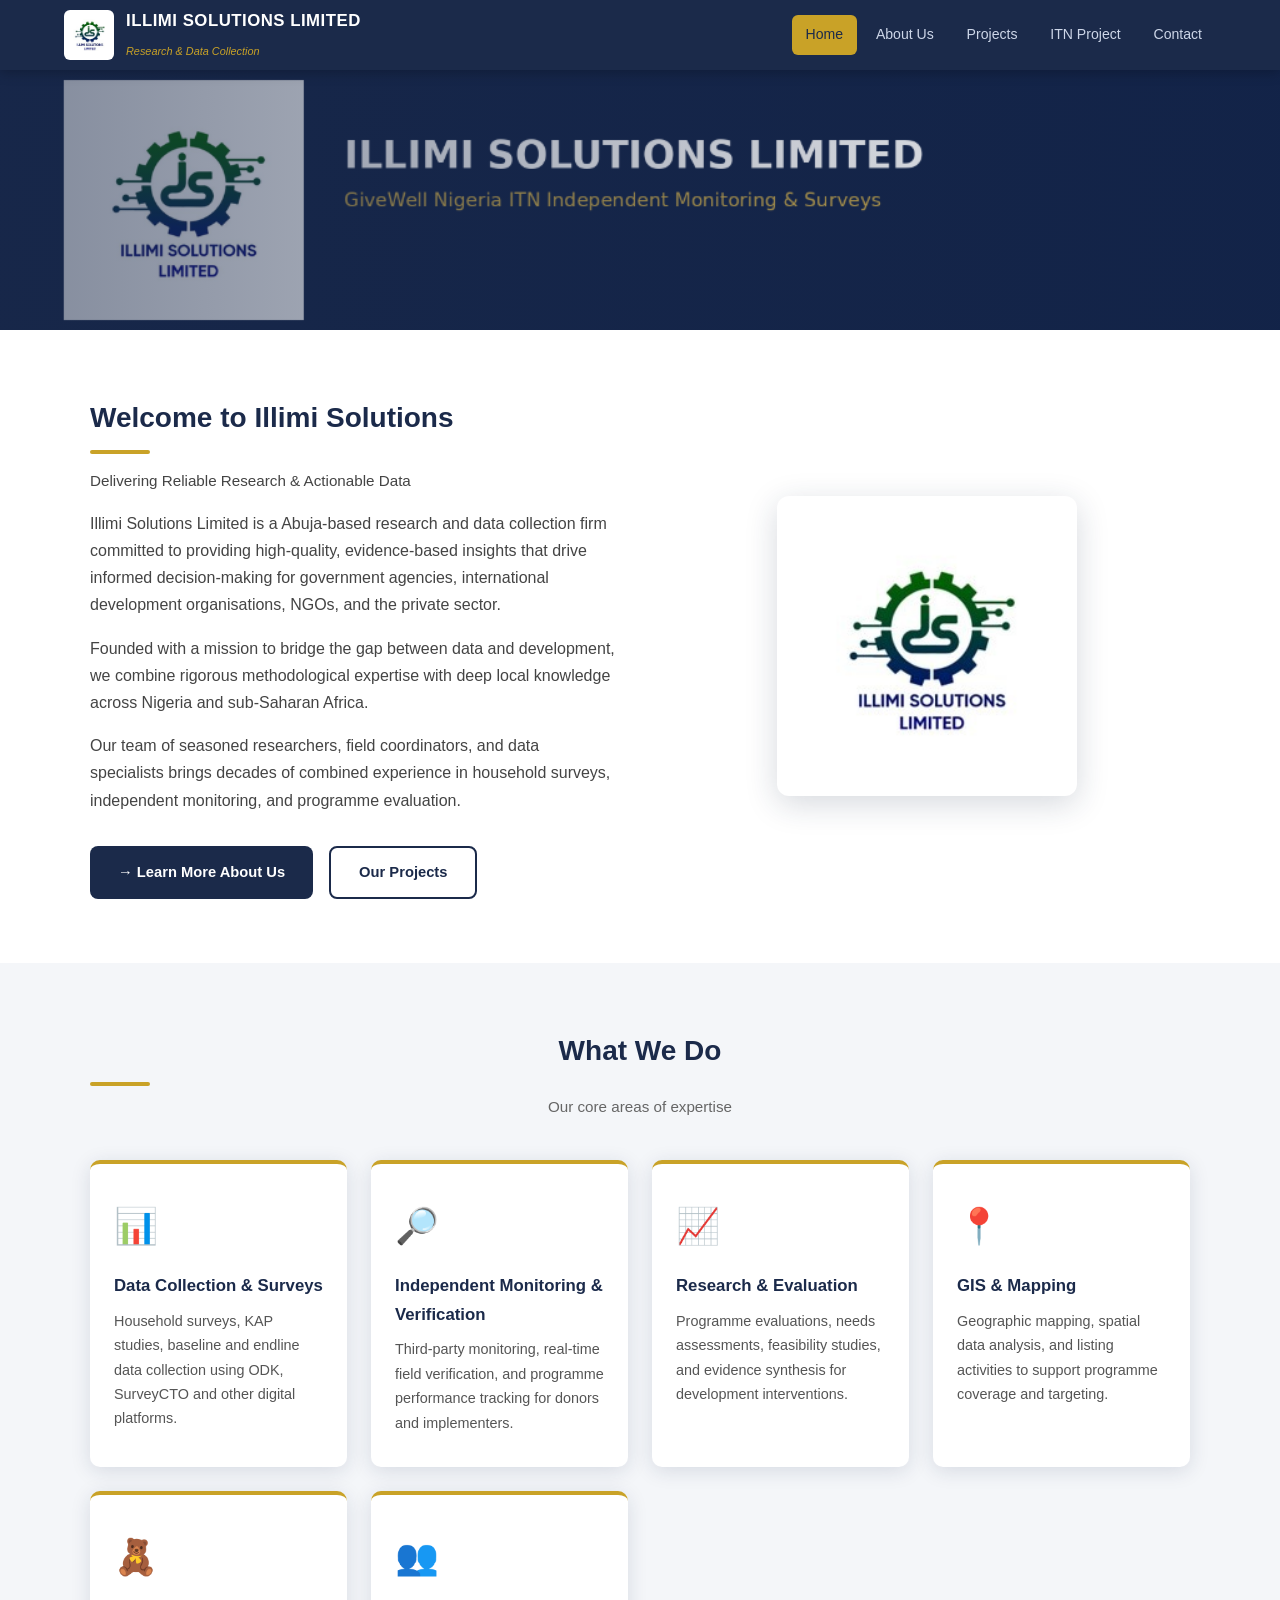
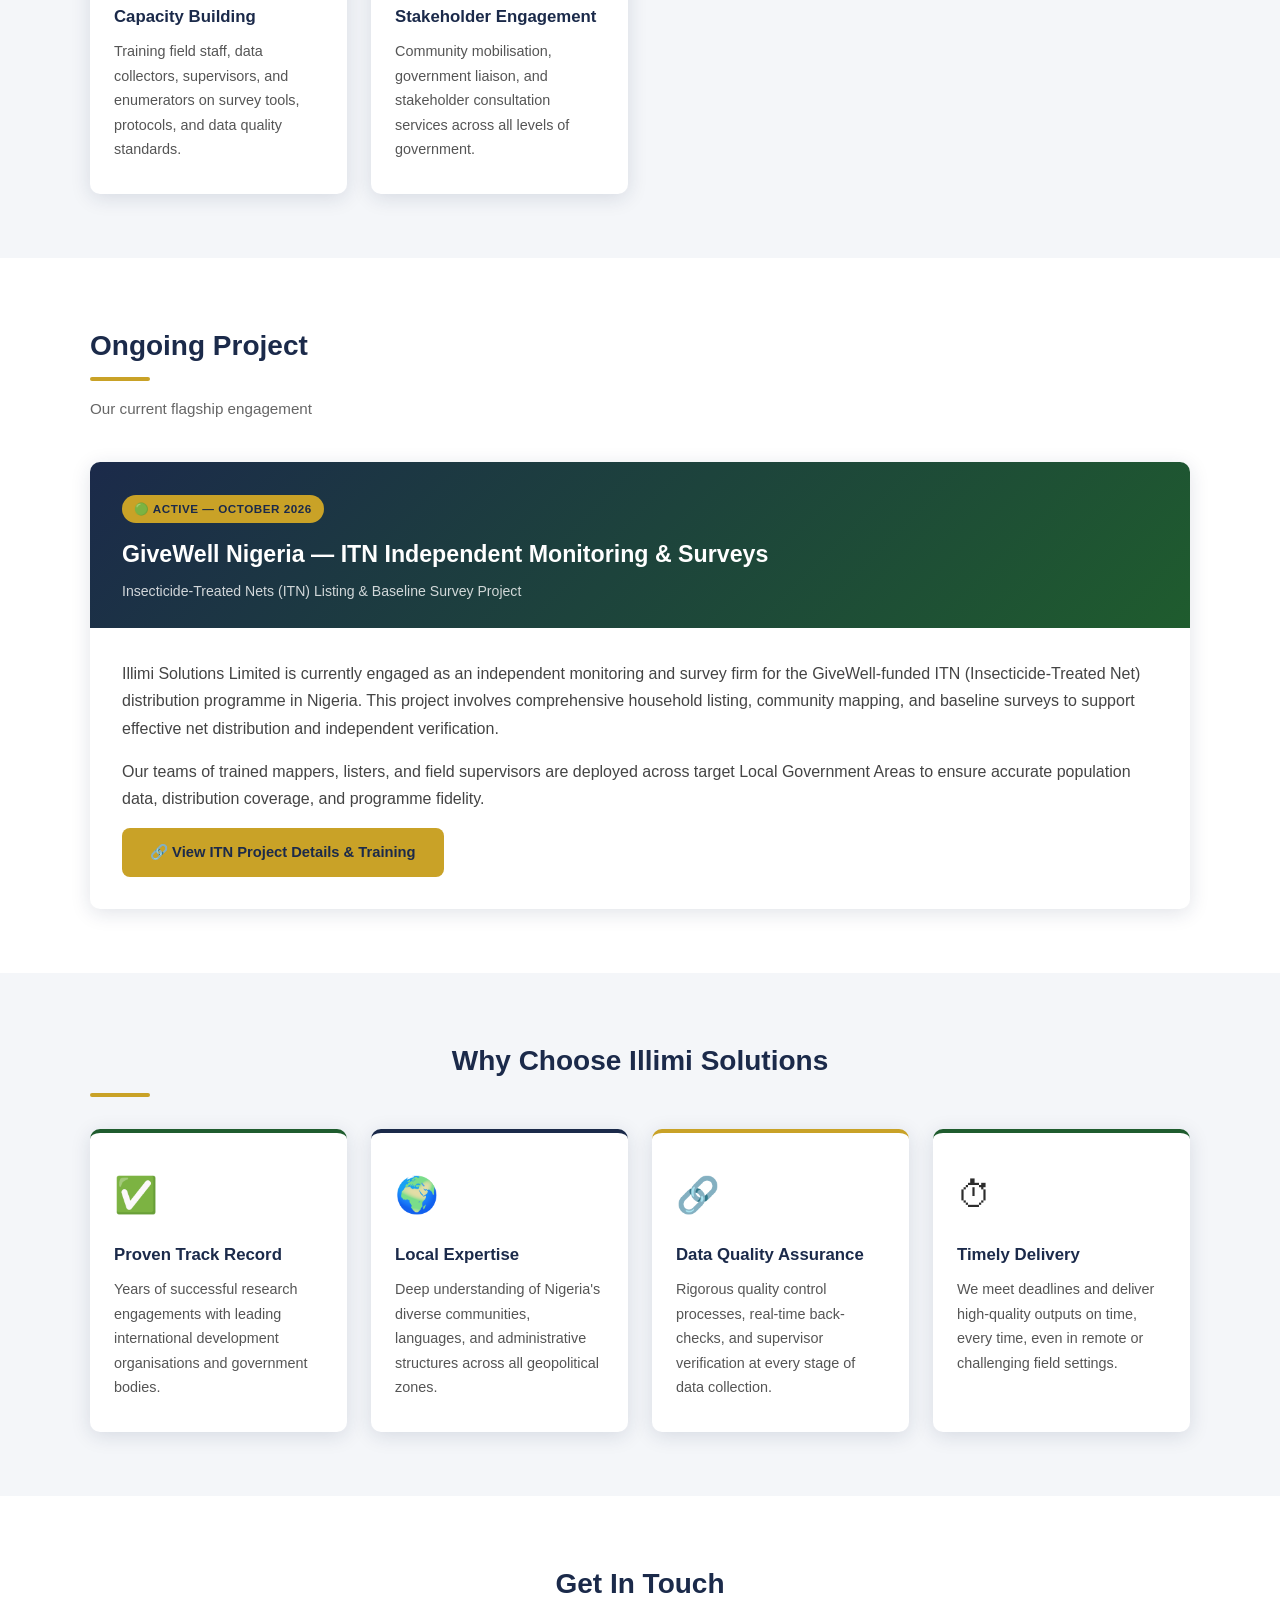
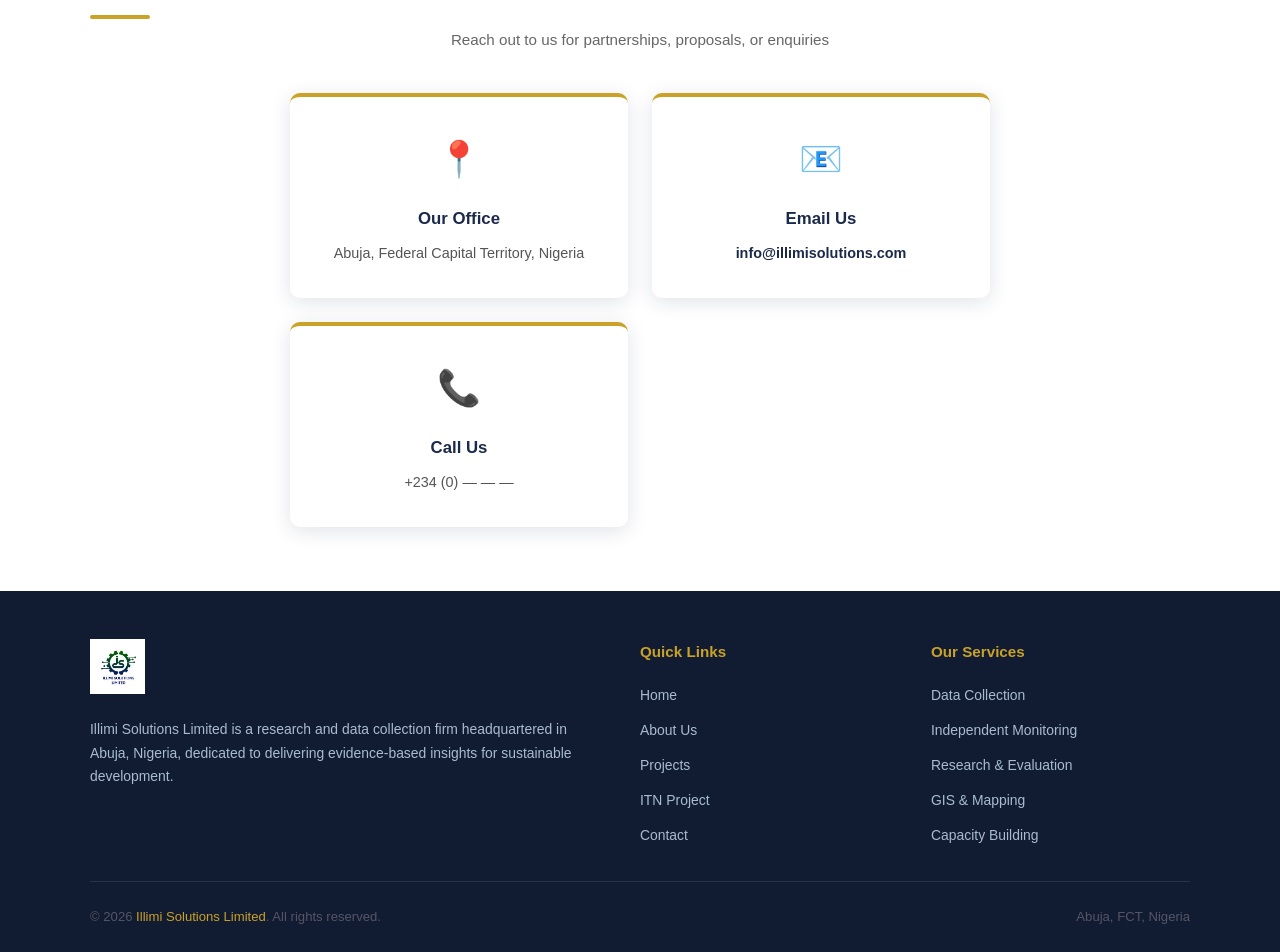
<file: index.html>
<!DOCTYPE html>
<html lang="en">
<head>
  <meta charset="UTF-8">
  <meta name="viewport" content="width=device-width, initial-scale=1.0">
  <title>Illimi Solutions Limited | Research &amp; Data Collection — Abuja</title>
  <meta name="description" content="Illimi Solutions Limited is a leading research and data collection firm based in Abuja, Nigeria, delivering evidence-based insights for development organisations.">
  <link rel="stylesheet" href="assets/css/styles.css">
  <link rel="icon" href="assets/images/logo.jpg" type="image/jpeg">
</head>
<body>

<!-- HEADER -->
<header>
  <div class="header-inner">
    <a href="index.html" class="logo-area">
      <img src="assets/images/logo.jpg" alt="Illimi Solutions Limited Logo">
      <div class="logo-text">
        <span class="brand-name">Illimi Solutions Limited</span>
        <span class="brand-tagline">Research &amp; Data Collection</span>
      </div>
    </a>
    <nav id="main-nav">
      <a href="index.html" class="active">Home</a>
      <a href="about.html">About Us</a>
      <a href="projects.html">Projects</a>
      <a href="itn-project.html">ITN Project</a>
      <a href="#contact">Contact</a>
    </nav>
    <div class="hamburger" id="hamburger" aria-label="Toggle navigation">
      <span></span><span></span><span></span>
    </div>
  </div>
</header>

<!-- HERO BANNER -->
<div class="hero">
  <img src="assets/images/banner.png" alt="Illimi Solutions Limited — GiveWell Nigeria ITN Independent Monitoring &amp; Surveys" class="hero-banner-img">
  <div class="hero-overlay"></div>
</div>

<!-- WELCOME SECTION -->
<section class="section section-alt">
  <div class="container">
    <div class="about-grid">
      <div class="about-text">
        <div class="section-title">Welcome to Illimi Solutions</div>
        <p class="section-subtitle">Delivering Reliable Research &amp; Actionable Data</p>
        <p>
          Illimi Solutions Limited is a Abuja-based research and data collection firm committed to providing
          high-quality, evidence-based insights that drive informed decision-making for government agencies,
          international development organisations, NGOs, and the private sector.
        </p>
        <p>
          Founded with a mission to bridge the gap between data and development, we combine rigorous
          methodological expertise with deep local knowledge across Nigeria and sub-Saharan Africa.
        </p>
        <p>
          Our team of seasoned researchers, field coordinators, and data specialists brings decades of
          combined experience in household surveys, independent monitoring, and programme evaluation.
        </p>
        <div class="flex-gap mt-2">
          <a href="about.html" class="btn btn-primary">&#8594; Learn More About Us</a>
          <a href="projects.html" class="btn btn-outline">Our Projects</a>
        </div>
      </div>
      <div>
        <img src="assets/images/logo.jpg" alt="Illimi Solutions" style="max-width:300px; border-radius:12px; box-shadow: 0 8px 32px rgba(27,42,74,0.18); background:#fff; padding: 20px;">
      </div>
    </div>
  </div>
</section>

<!-- WHAT WE DO -->
<section class="section">
  <div class="container">
    <div class="text-center mb-2">
      <div class="section-title" style="display:block; text-align:center;">What We Do</div>
      <p class="section-subtitle" style="text-align:center;">Our core areas of expertise</p>
    </div>
    <div class="cards-grid">
      <div class="card">
        <div class="card-icon">&#128202;</div>
        <h3>Data Collection &amp; Surveys</h3>
        <p>Household surveys, KAP studies, baseline and endline data collection using ODK, SurveyCTO and other digital platforms.</p>
      </div>
      <div class="card">
        <div class="card-icon">&#128270;</div>
        <h3>Independent Monitoring &amp; Verification</h3>
        <p>Third-party monitoring, real-time field verification, and programme performance tracking for donors and implementers.</p>
      </div>
      <div class="card">
        <div class="card-icon">&#128200;</div>
        <h3>Research &amp; Evaluation</h3>
        <p>Programme evaluations, needs assessments, feasibility studies, and evidence synthesis for development interventions.</p>
      </div>
      <div class="card">
        <div class="card-icon">&#128205;</div>
        <h3>GIS &amp; Mapping</h3>
        <p>Geographic mapping, spatial data analysis, and listing activities to support programme coverage and targeting.</p>
      </div>
      <div class="card">
        <div class="card-icon">&#129528;</div>
        <h3>Capacity Building</h3>
        <p>Training field staff, data collectors, supervisors, and enumerators on survey tools, protocols, and data quality standards.</p>
      </div>
      <div class="card">
        <div class="card-icon">&#128101;</div>
        <h3>Stakeholder Engagement</h3>
        <p>Community mobilisation, government liaison, and stakeholder consultation services across all levels of government.</p>
      </div>
    </div>
  </div>
</section>

<!-- ONGOING PROJECT HIGHLIGHT -->
<section class="section section-alt">
  <div class="container">
    <div class="section-title">Ongoing Project</div>
    <p class="section-subtitle">Our current flagship engagement</p>
    <div class="project-card">
      <div class="project-card-header">
        <div class="project-badge">&#128994; Active — October 2026</div>
        <h2>GiveWell Nigeria — ITN Independent Monitoring &amp; Surveys</h2>
        <p>Insecticide-Treated Nets (ITN) Listing &amp; Baseline Survey Project</p>
      </div>
      <div class="project-card-body">
        <p>
          Illimi Solutions Limited is currently engaged as an independent monitoring and survey firm
          for the GiveWell-funded ITN (Insecticide-Treated Net) distribution programme in Nigeria.
          This project involves comprehensive household listing, community mapping, and baseline surveys
          to support effective net distribution and independent verification.
        </p>
        <p>
          Our teams of trained mappers, listers, and field supervisors are deployed across target
          Local Government Areas to ensure accurate population data, distribution coverage, and
          programme fidelity.
        </p>
        <a href="itn-project.html" class="btn btn-gold">&#128279; View ITN Project Details &amp; Training</a>
      </div>
    </div>
  </div>
</section>

<!-- WHY CHOOSE US -->
<section class="section">
  <div class="container">
    <div class="text-center mb-2">
      <div class="section-title" style="display:block; text-align:center;">Why Choose Illimi Solutions</div>
    </div>
    <div class="cards-grid">
      <div class="card" style="border-top-color: var(--green);">
        <div class="card-icon">&#9989;</div>
        <h3>Proven Track Record</h3>
        <p>Years of successful research engagements with leading international development organisations and government bodies.</p>
      </div>
      <div class="card" style="border-top-color: var(--navy);">
        <div class="card-icon">&#127757;</div>
        <h3>Local Expertise</h3>
        <p>Deep understanding of Nigeria's diverse communities, languages, and administrative structures across all geopolitical zones.</p>
      </div>
      <div class="card" style="border-top-color: var(--gold);">
        <div class="card-icon">&#128279;</div>
        <h3>Data Quality Assurance</h3>
        <p>Rigorous quality control processes, real-time back-checks, and supervisor verification at every stage of data collection.</p>
      </div>
      <div class="card" style="border-top-color: var(--green);">
        <div class="card-icon">&#9201;</div>
        <h3>Timely Delivery</h3>
        <p>We meet deadlines and deliver high-quality outputs on time, every time, even in remote or challenging field settings.</p>
      </div>
    </div>
  </div>
</section>

<!-- CONTACT SECTION -->
<section class="section section-alt" id="contact">
  <div class="container text-center">
    <div class="section-title" style="display:block; text-align:center;">Get In Touch</div>
    <p class="section-subtitle" style="text-align:center;">Reach out to us for partnerships, proposals, or enquiries</p>
    <div class="cards-grid" style="max-width:700px; margin:0 auto;">
      <div class="card text-center">
        <div class="card-icon">&#128205;</div>
        <h3>Our Office</h3>
        <p>Abuja, Federal Capital Territory, Nigeria</p>
      </div>
      <div class="card text-center">
        <div class="card-icon">&#128231;</div>
        <h3>Email Us</h3>
        <p><a href="mailto:info@illimisolutions.com" style="color: var(--navy); font-weight:600;">info@illimisolutions.com</a></p>
      </div>
      <div class="card text-center">
        <div class="card-icon">&#128222;</div>
        <h3>Call Us</h3>
        <p>+234 (0) — — —</p>
      </div>
    </div>
  </div>
</section>

<!-- FOOTER -->
<footer>
  <div class="footer-inner">
    <div class="footer-brand">
      <img src="assets/images/logo.jpg" alt="Illimi Solutions">
      <p>Illimi Solutions Limited is a research and data collection firm headquartered in Abuja, Nigeria, dedicated to delivering evidence-based insights for sustainable development.</p>
    </div>
    <div>
      <h4>Quick Links</h4>
      <ul>
        <li><a href="index.html">Home</a></li>
        <li><a href="about.html">About Us</a></li>
        <li><a href="projects.html">Projects</a></li>
        <li><a href="itn-project.html">ITN Project</a></li>
        <li><a href="#contact">Contact</a></li>
      </ul>
    </div>
    <div>
      <h4>Our Services</h4>
      <ul>
        <li><a href="#">Data Collection</a></li>
        <li><a href="#">Independent Monitoring</a></li>
        <li><a href="#">Research &amp; Evaluation</a></li>
        <li><a href="#">GIS &amp; Mapping</a></li>
        <li><a href="#">Capacity Building</a></li>
      </ul>
    </div>
  </div>
  <div class="footer-bottom">
    <p>&copy; 2026 <span>Illimi Solutions Limited</span>. All rights reserved.</p>
    <p>Abuja, FCT, Nigeria</p>
  </div>
</footer>

<script src="assets/js/main.js"></script>
</body>
</html>
</file>
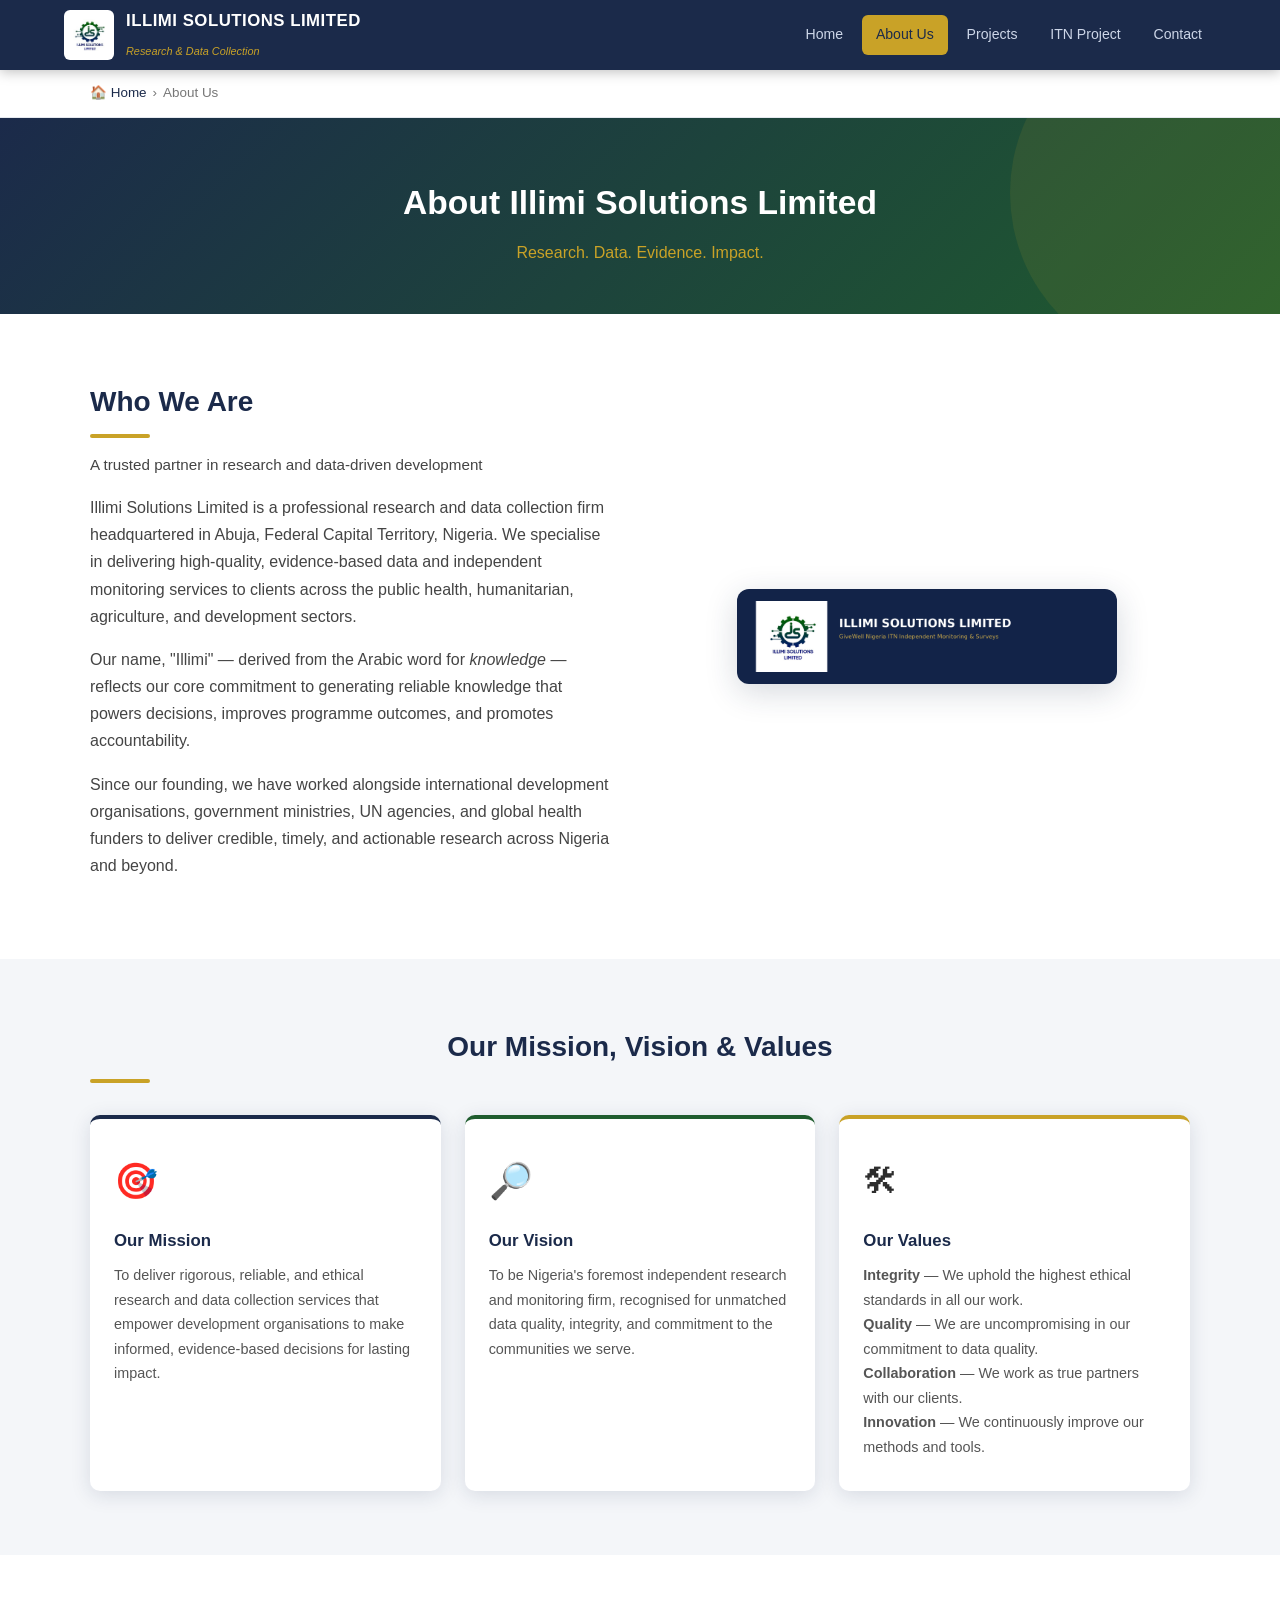
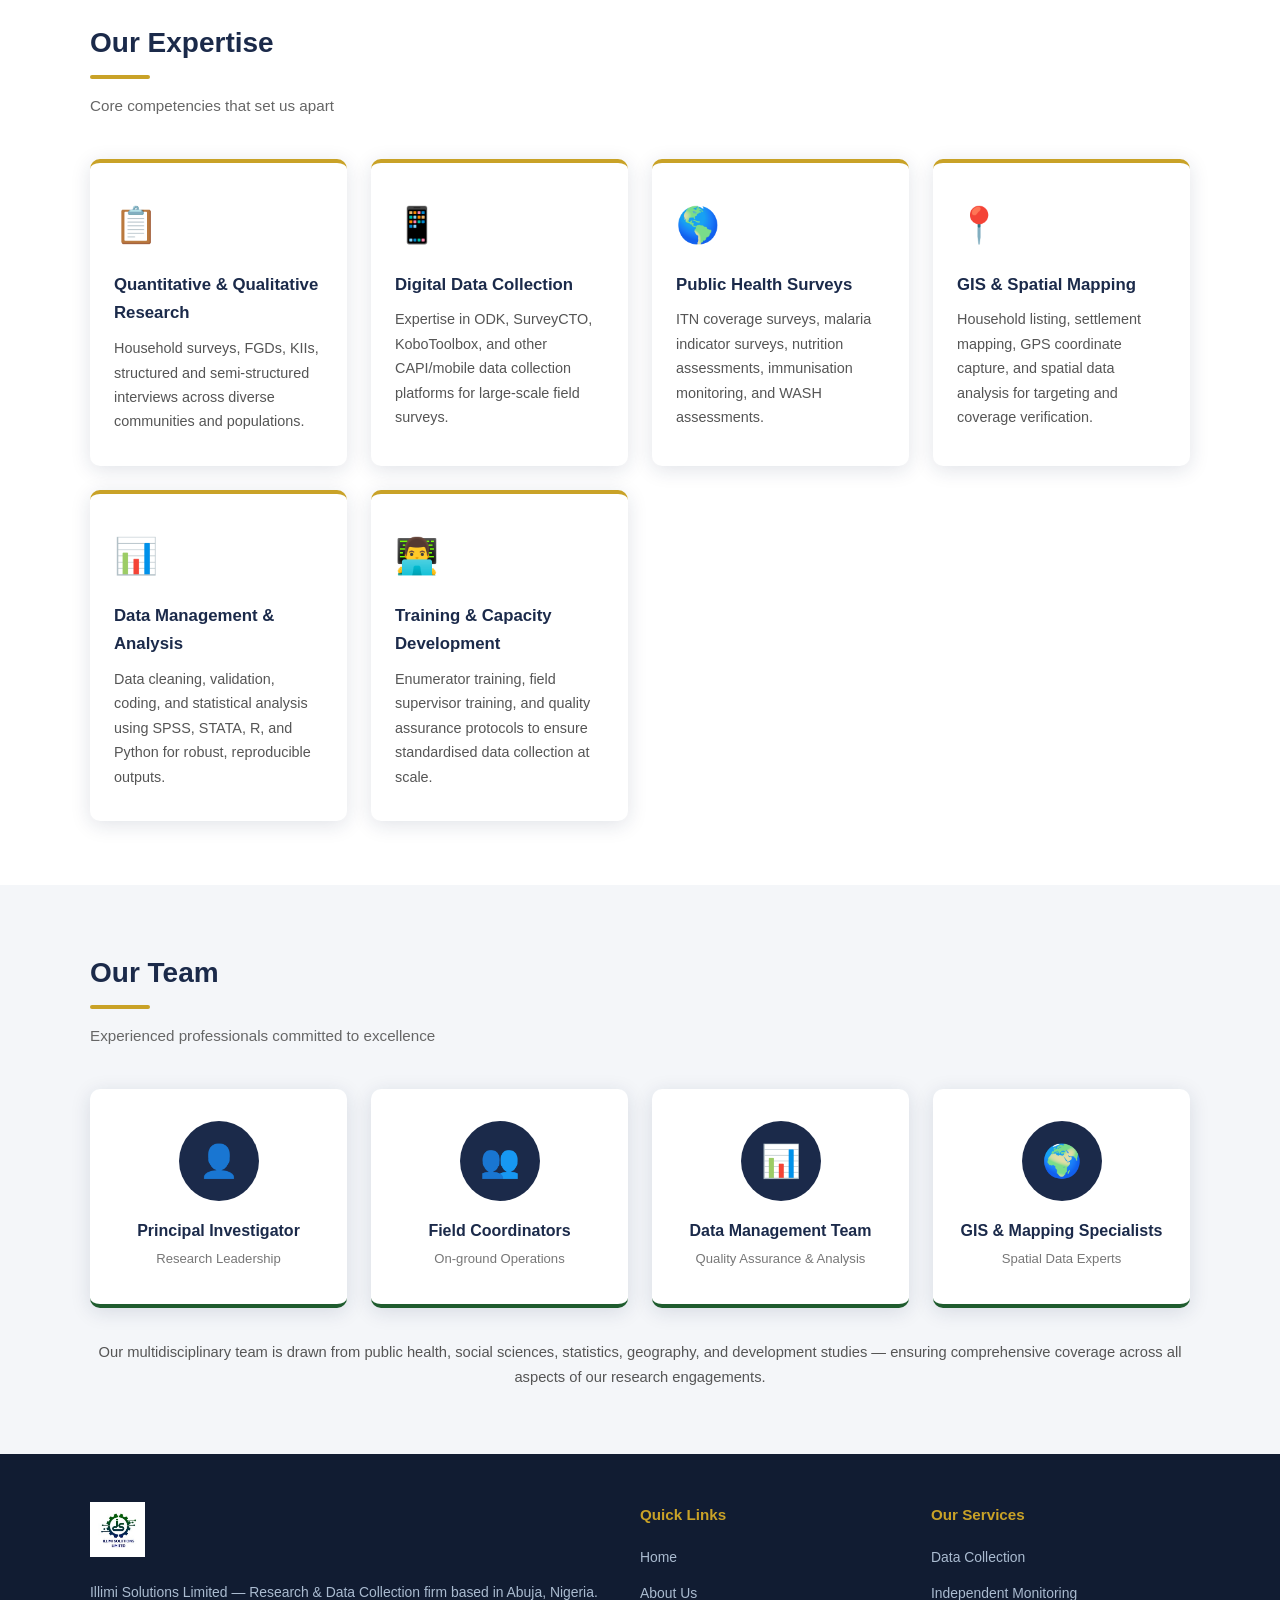
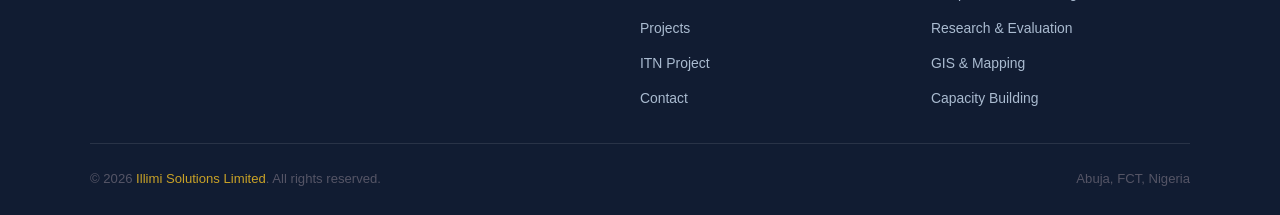
<file: about.html>
<!DOCTYPE html>
<html lang="en">
<head>
  <meta charset="UTF-8">
  <meta name="viewport" content="width=device-width, initial-scale=1.0">
  <title>About Us | Illimi Solutions Limited</title>
  <meta name="description" content="Learn about Illimi Solutions Limited — our mission, vision, values, and the team driving quality research and data collection across Nigeria.">
  <link rel="stylesheet" href="assets/css/styles.css">
  <link rel="icon" href="assets/images/logo.jpg" type="image/jpeg">
</head>
<body>

<!-- HEADER -->
<header>
  <div class="header-inner">
    <a href="index.html" class="logo-area">
      <img src="assets/images/logo.jpg" alt="Illimi Solutions Limited Logo">
      <div class="logo-text">
        <span class="brand-name">Illimi Solutions Limited</span>
        <span class="brand-tagline">Research &amp; Data Collection</span>
      </div>
    </a>
    <nav>
      <a href="index.html">Home</a>
      <a href="about.html" class="active">About Us</a>
      <a href="projects.html">Projects</a>
      <a href="itn-project.html">ITN Project</a>
      <a href="index.html#contact">Contact</a>
    </nav>
    <div class="hamburger" id="hamburger" aria-label="Toggle navigation">
      <span></span><span></span><span></span>
    </div>
  </div>
</header>

<!-- BREADCRUMB -->
<div class="breadcrumb">
  <div class="breadcrumb-inner">
    <a href="index.html">&#127968; Home</a>
    <span>&#8250;</span>
    <span>About Us</span>
  </div>
</div>

<!-- PAGE HERO -->
<div class="page-hero">
  <h1>About Illimi Solutions Limited</h1>
  <p>Research. Data. Evidence. Impact.</p>
</div>

<!-- WHO WE ARE -->
<section class="section section-alt">
  <div class="container">
    <div class="about-grid">
      <div class="about-text">
        <div class="section-title">Who We Are</div>
        <p class="section-subtitle">A trusted partner in research and data-driven development</p>
        <p>
          Illimi Solutions Limited is a professional research and data collection firm headquartered in Abuja,
          Federal Capital Territory, Nigeria. We specialise in delivering high-quality, evidence-based data and
          independent monitoring services to clients across the public health, humanitarian, agriculture, and
          development sectors.
        </p>
        <p>
          Our name, "Illimi" — derived from the Arabic word for <em>knowledge</em> — reflects our core commitment
          to generating reliable knowledge that powers decisions, improves programme outcomes, and promotes
          accountability.
        </p>
        <p>
          Since our founding, we have worked alongside international development organisations, government
          ministries, UN agencies, and global health funders to deliver credible, timely, and actionable research
          across Nigeria and beyond.
        </p>
      </div>
      <div>
        <img src="assets/images/banner.png" alt="Illimi Solutions" style="border-radius: 12px; box-shadow: 0 8px 32px rgba(27,42,74,0.18);">
      </div>
    </div>
  </div>
</section>

<!-- MISSION, VISION, VALUES -->
<section class="section">
  <div class="container">
    <div class="text-center mb-2">
      <div class="section-title" style="display:block; text-align:center;">Our Mission, Vision &amp; Values</div>
    </div>
    <div class="cards-grid">
      <div class="card" style="border-top-color: var(--navy);">
        <div class="card-icon">&#127919;</div>
        <h3>Our Mission</h3>
        <p>To deliver rigorous, reliable, and ethical research and data collection services that empower development organisations to make informed, evidence-based decisions for lasting impact.</p>
      </div>
      <div class="card" style="border-top-color: var(--green);">
        <div class="card-icon">&#128270;</div>
        <h3>Our Vision</h3>
        <p>To be Nigeria's foremost independent research and monitoring firm, recognised for unmatched data quality, integrity, and commitment to the communities we serve.</p>
      </div>
      <div class="card" style="border-top-color: var(--gold);">
        <div class="card-icon">&#128736;</div>
        <h3>Our Values</h3>
        <p><strong>Integrity</strong> — We uphold the highest ethical standards in all our work.<br>
           <strong>Quality</strong> — We are uncompromising in our commitment to data quality.<br>
           <strong>Collaboration</strong> — We work as true partners with our clients.<br>
           <strong>Innovation</strong> — We continuously improve our methods and tools.</p>
      </div>
    </div>
  </div>
</section>

<!-- OUR EXPERTISE -->
<section class="section section-alt">
  <div class="container">
    <div class="section-title">Our Expertise</div>
    <p class="section-subtitle">Core competencies that set us apart</p>
    <div class="cards-grid">
      <div class="card">
        <div class="card-icon">&#128203;</div>
        <h3>Quantitative &amp; Qualitative Research</h3>
        <p>Household surveys, FGDs, KIIs, structured and semi-structured interviews across diverse communities and populations.</p>
      </div>
      <div class="card">
        <div class="card-icon">&#128241;</div>
        <h3>Digital Data Collection</h3>
        <p>Expertise in ODK, SurveyCTO, KoboToolbox, and other CAPI/mobile data collection platforms for large-scale field surveys.</p>
      </div>
      <div class="card">
        <div class="card-icon">&#127758;</div>
        <h3>Public Health Surveys</h3>
        <p>ITN coverage surveys, malaria indicator surveys, nutrition assessments, immunisation monitoring, and WASH assessments.</p>
      </div>
      <div class="card">
        <div class="card-icon">&#128205;</div>
        <h3>GIS &amp; Spatial Mapping</h3>
        <p>Household listing, settlement mapping, GPS coordinate capture, and spatial data analysis for targeting and coverage verification.</p>
      </div>
      <div class="card">
        <div class="card-icon">&#128202;</div>
        <h3>Data Management &amp; Analysis</h3>
        <p>Data cleaning, validation, coding, and statistical analysis using SPSS, STATA, R, and Python for robust, reproducible outputs.</p>
      </div>
      <div class="card">
        <div class="card-icon">&#128104;&#8205;&#128187;</div>
        <h3>Training &amp; Capacity Development</h3>
        <p>Enumerator training, field supervisor training, and quality assurance protocols to ensure standardised data collection at scale.</p>
      </div>
    </div>
  </div>
</section>

<!-- TEAM SECTION -->
<section class="section">
  <div class="container">
    <div class="section-title">Our Team</div>
    <p class="section-subtitle">Experienced professionals committed to excellence</p>
    <div class="team-grid">
      <div class="team-card">
        <div class="team-avatar">&#128100;</div>
        <h4>Principal Investigator</h4>
        <span>Research Leadership</span>
      </div>
      <div class="team-card">
        <div class="team-avatar">&#128101;</div>
        <h4>Field Coordinators</h4>
        <span>On-ground Operations</span>
      </div>
      <div class="team-card">
        <div class="team-avatar">&#128202;</div>
        <h4>Data Management Team</h4>
        <span>Quality Assurance &amp; Analysis</span>
      </div>
      <div class="team-card">
        <div class="team-avatar">&#127757;</div>
        <h4>GIS &amp; Mapping Specialists</h4>
        <span>Spatial Data Experts</span>
      </div>
    </div>
    <p class="mt-2" style="color:#555; text-align:center; font-size:0.92rem;">Our multidisciplinary team is drawn from public health, social sciences, statistics, geography, and development studies — ensuring comprehensive coverage across all aspects of our research engagements.</p>
  </div>
</section>

<!-- FOOTER -->
<footer>
  <div class="footer-inner">
    <div class="footer-brand">
      <img src="assets/images/logo.jpg" alt="Illimi Solutions">
      <p>Illimi Solutions Limited — Research &amp; Data Collection firm based in Abuja, Nigeria.</p>
    </div>
    <div>
      <h4>Quick Links</h4>
      <ul>
        <li><a href="index.html">Home</a></li>
        <li><a href="about.html">About Us</a></li>
        <li><a href="projects.html">Projects</a></li>
        <li><a href="itn-project.html">ITN Project</a></li>
        <li><a href="index.html#contact">Contact</a></li>
      </ul>
    </div>
    <div>
      <h4>Our Services</h4>
      <ul>
        <li><a href="#">Data Collection</a></li>
        <li><a href="#">Independent Monitoring</a></li>
        <li><a href="#">Research &amp; Evaluation</a></li>
        <li><a href="#">GIS &amp; Mapping</a></li>
        <li><a href="#">Capacity Building</a></li>
      </ul>
    </div>
  </div>
  <div class="footer-bottom">
    <p>&copy; 2026 <span>Illimi Solutions Limited</span>. All rights reserved.</p>
    <p>Abuja, FCT, Nigeria</p>
  </div>
</footer>

<script src="assets/js/main.js"></script>
</body>
</html>
</file>
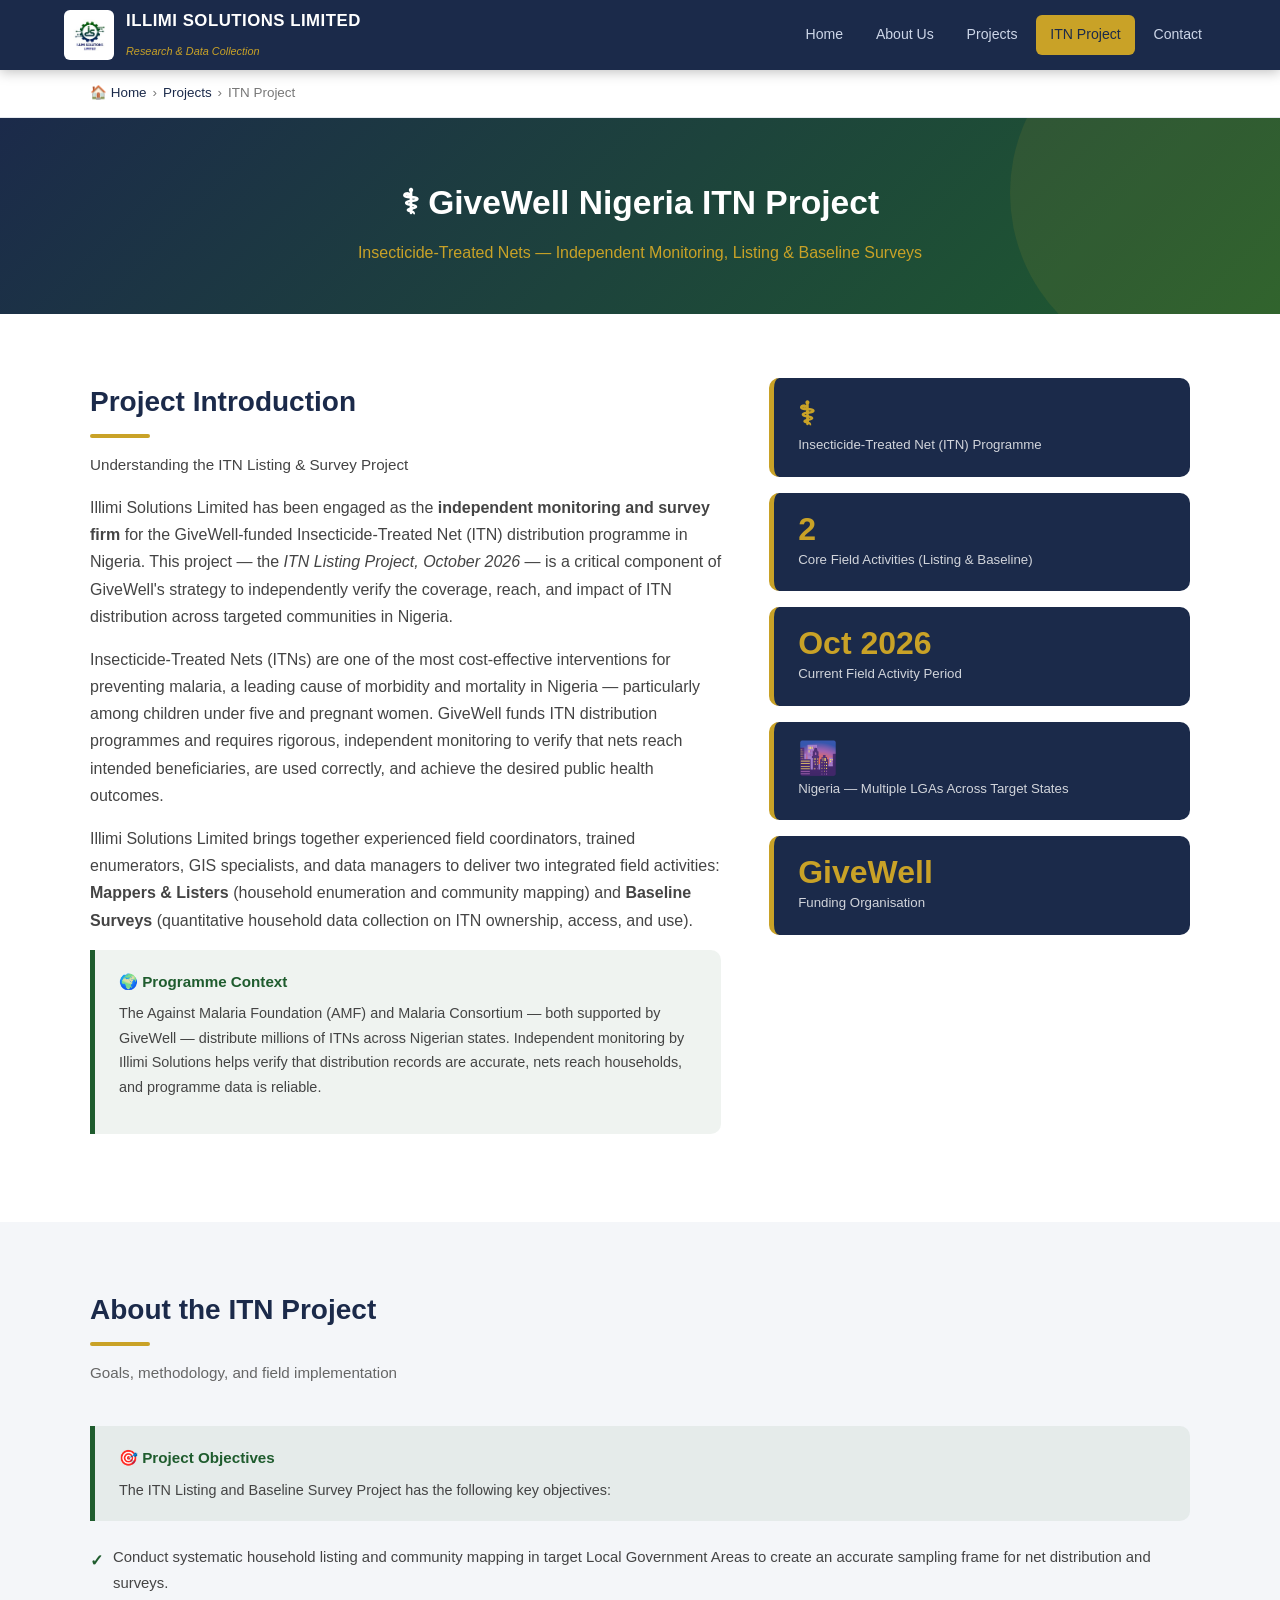
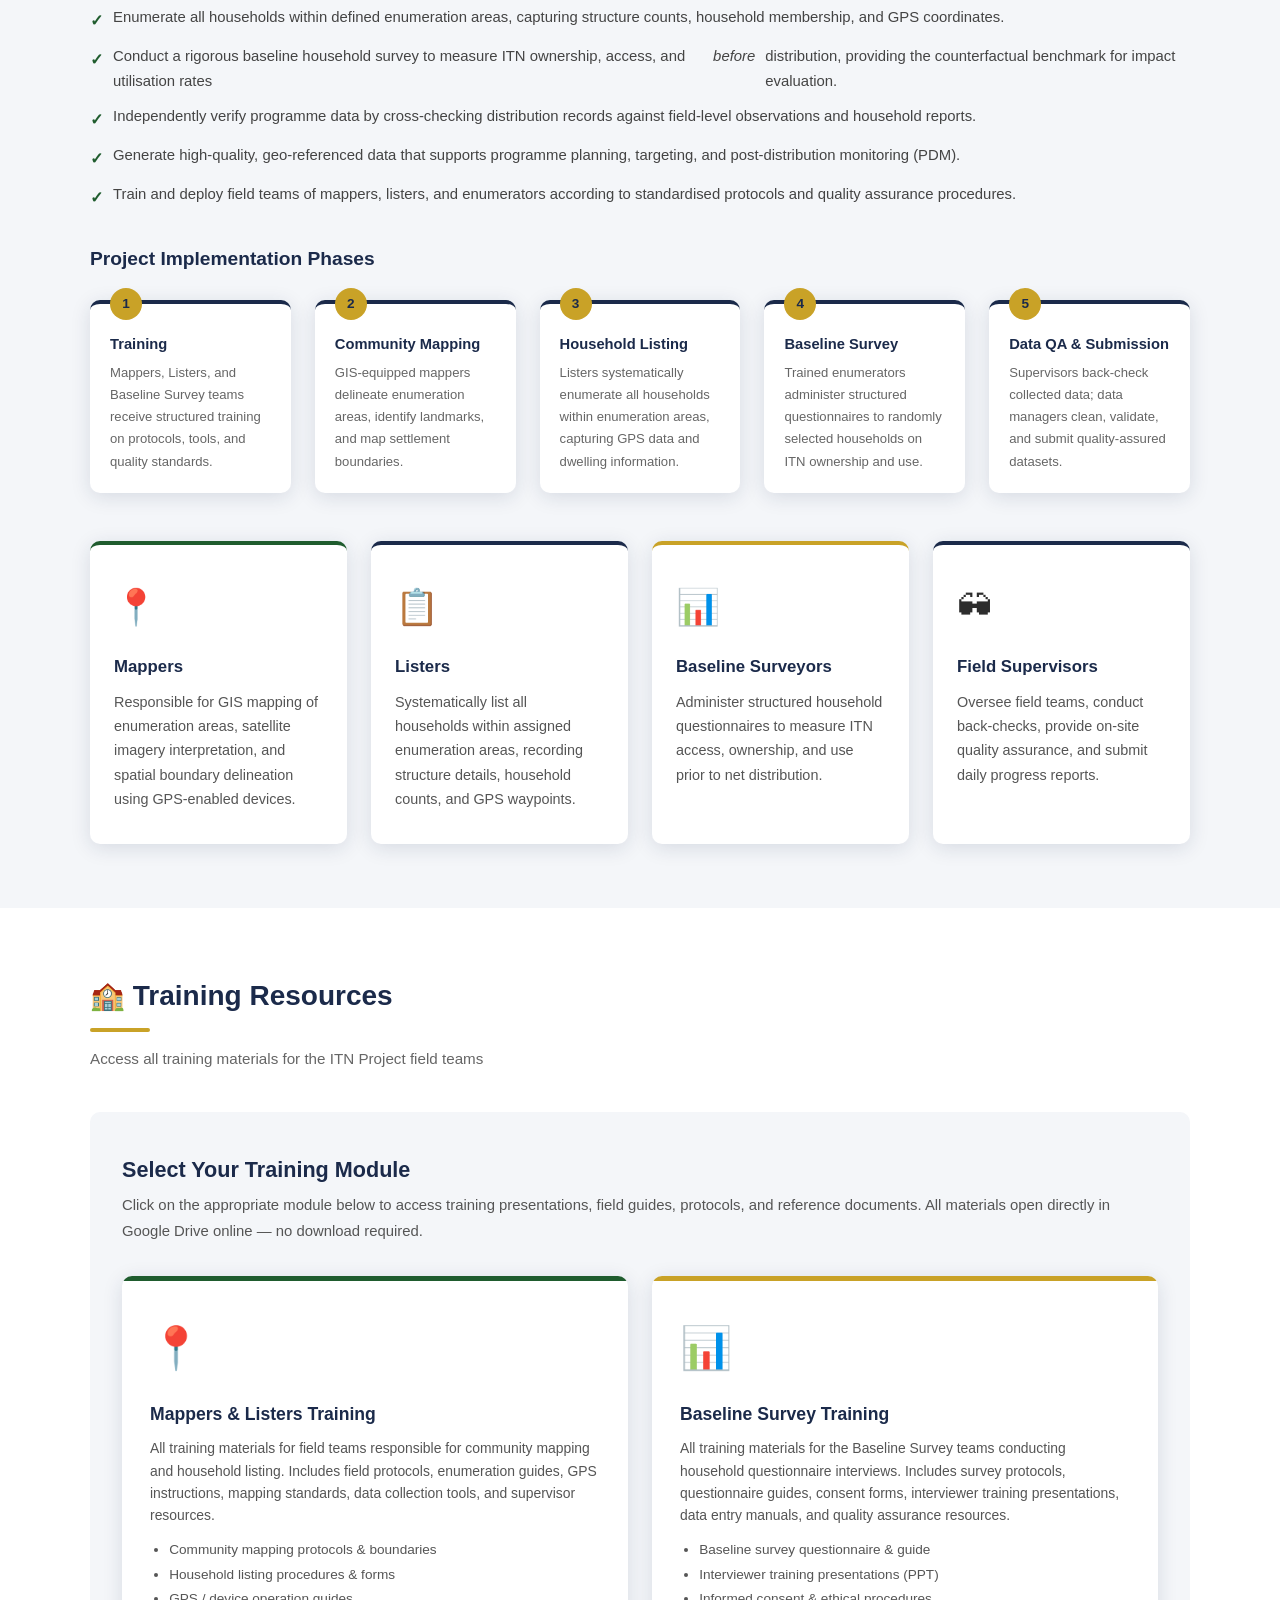
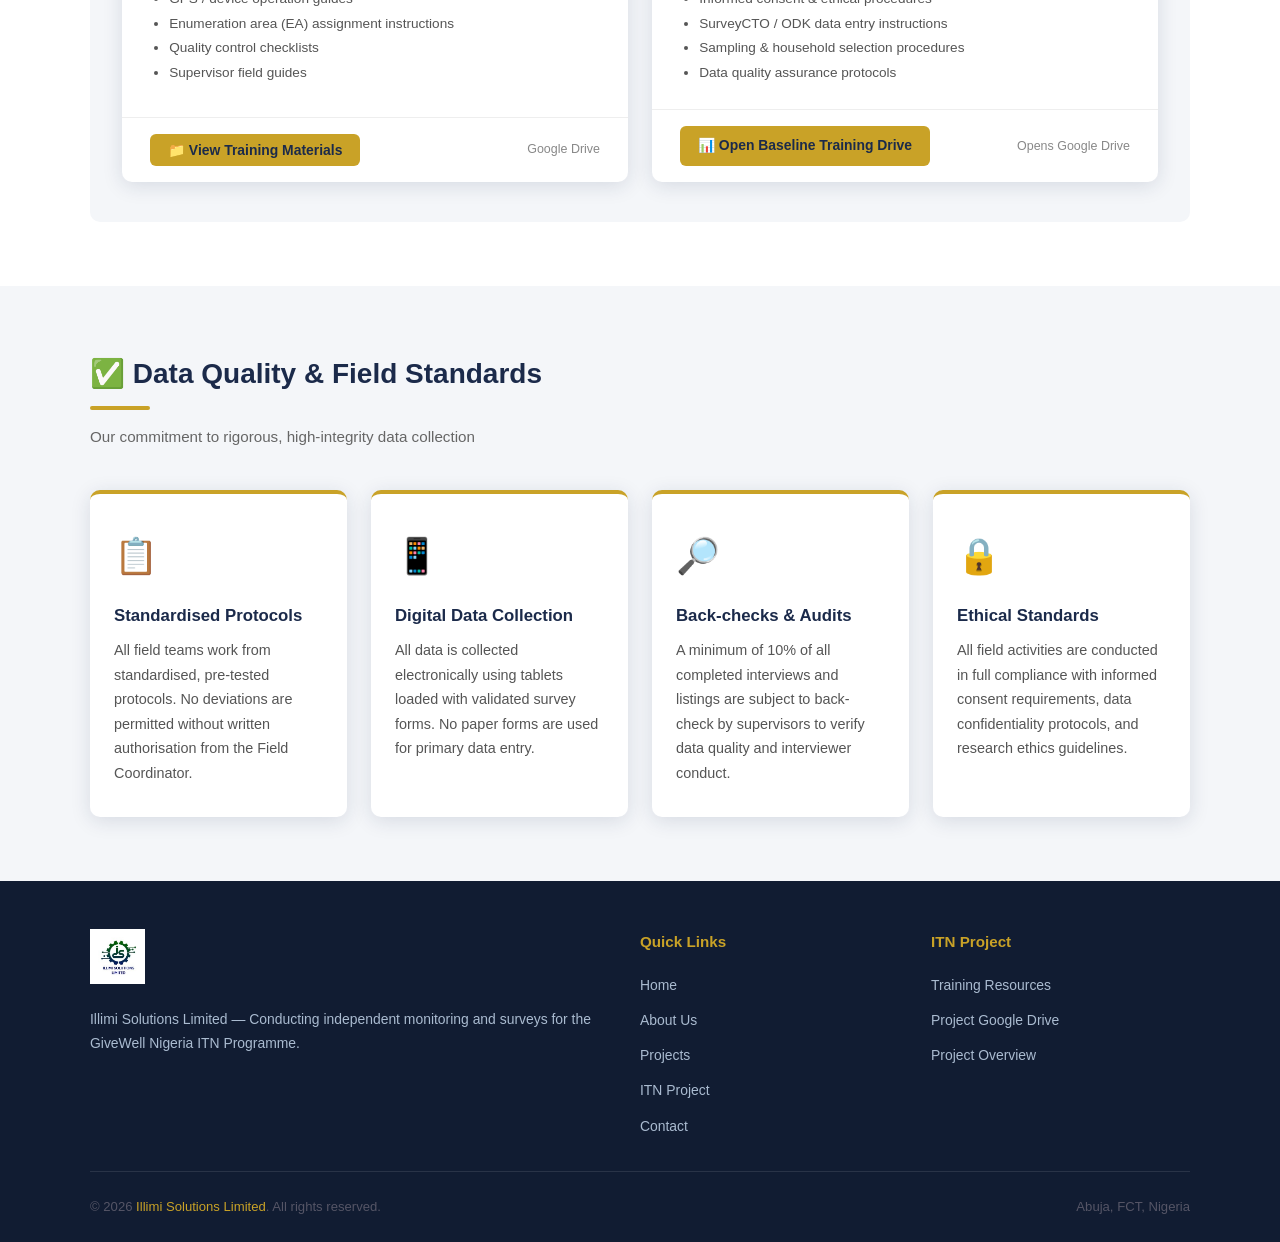
<file: itn-project.html>
<!DOCTYPE html>
<html lang="en">
<head>
  <meta charset="UTF-8">
  <meta name="viewport" content="width=device-width, initial-scale=1.0">
  <title>ITN Project | Illimi Solutions Limited</title>
  <meta name="description" content="GiveWell Nigeria ITN Independent Monitoring and Surveys — training resources for Mappers & Listers and Baseline Survey teams.">
  <link rel="stylesheet" href="assets/css/styles.css">
  <link rel="icon" href="assets/images/logo.jpg" type="image/jpeg">
  <style>
    /* ITN-specific extra styles */
    .objective-list { list-style: none; display: flex; flex-direction: column; gap: 0.6rem; margin-top: 1rem; }
    .objective-list li { display: flex; align-items: flex-start; gap: 10px; font-size: 0.93rem; color: #444; }
    .objective-list li::before { content: "✓"; color: var(--green); font-weight: 800; font-size: 1rem; flex-shrink: 0; margin-top: 2px; }
    .phase-timeline { display: flex; gap: 1.5rem; margin-top: 1.5rem; flex-wrap: wrap; }
    .phase-item { flex: 1; min-width: 180px; background: var(--white); border-radius: var(--radius); padding: 1.25rem; box-shadow: var(--shadow); position: relative; border-top: 4px solid var(--navy); }
    .phase-num { position: absolute; top: -16px; left: 1.25rem; background: var(--gold); color: var(--navy); width: 32px; height: 32px; border-radius: 50%; display: flex; align-items: center; justify-content: center; font-weight: 800; font-size: 0.85rem; }
    .phase-item h5 { font-size: 0.92rem; font-weight: 700; color: var(--navy); margin-top: 0.5rem; }
    .phase-item p { font-size: 0.82rem; color: #666; margin-top: 0.3rem; }
    .drive-note { background: rgba(201,162,39,0.12); border: 1px solid var(--gold); border-radius: 8px; padding: 0.9rem 1.2rem; font-size: 0.85rem; color: #5a4200; display: flex; align-items: center; gap: 8px; margin-bottom: 1rem; }
  </style>
</head>
<body>

<!-- HEADER -->
<header>
  <div class="header-inner">
    <a href="index.html" class="logo-area">
      <img src="assets/images/logo.jpg" alt="Illimi Solutions Limited Logo">
      <div class="logo-text">
        <span class="brand-name">Illimi Solutions Limited</span>
        <span class="brand-tagline">Research &amp; Data Collection</span>
      </div>
    </a>
    <nav>
      <a href="index.html">Home</a>
      <a href="about.html">About Us</a>
      <a href="projects.html">Projects</a>
      <a href="itn-project.html" class="active">ITN Project</a>
      <a href="index.html#contact">Contact</a>
    </nav>
    <div class="hamburger" id="hamburger" aria-label="Toggle navigation">
      <span></span><span></span><span></span>
    </div>
  </div>
</header>

<!-- BREADCRUMB -->
<div class="breadcrumb">
  <div class="breadcrumb-inner">
    <a href="index.html">&#127968; Home</a>
    <span>&#8250;</span>
    <a href="projects.html">Projects</a>
    <span>&#8250;</span>
    <span>ITN Project</span>
  </div>
</div>

<!-- PAGE HERO -->
<div class="page-hero">
  <h1>&#9877; GiveWell Nigeria ITN Project</h1>
  <p>Insecticide-Treated Nets — Independent Monitoring, Listing &amp; Baseline Surveys</p>
</div>

<!-- =====================================
     SECTION 1: PROJECT INTRODUCTION
     ===================================== -->
<section class="section section-alt">
  <div class="container">
    <div class="itn-intro">
      <div class="itn-intro-text">
        <div class="section-title">Project Introduction</div>
        <p class="section-subtitle">Understanding the ITN Listing &amp; Survey Project</p>

        <p>
          Illimi Solutions Limited has been engaged as the <strong>independent monitoring and survey firm</strong>
          for the GiveWell-funded Insecticide-Treated Net (ITN) distribution programme in Nigeria. This project —
          the <em>ITN Listing Project, October 2026</em> — is a critical component of GiveWell's strategy to
          independently verify the coverage, reach, and impact of ITN distribution across targeted communities in Nigeria.
        </p>
        <p>
          Insecticide-Treated Nets (ITNs) are one of the most cost-effective interventions for preventing malaria,
          a leading cause of morbidity and mortality in Nigeria — particularly among children under five and pregnant women.
          GiveWell funds ITN distribution programmes and requires rigorous, independent monitoring to verify that nets
          reach intended beneficiaries, are used correctly, and achieve the desired public health outcomes.
        </p>
        <p>
          Illimi Solutions Limited brings together experienced field coordinators, trained enumerators, GIS specialists,
          and data managers to deliver two integrated field activities:
          <strong>Mappers &amp; Listers</strong> (household enumeration and community mapping) and
          <strong>Baseline Surveys</strong> (quantitative household data collection on ITN ownership, access, and use).
        </p>

        <div class="info-box mt-1">
          <h4>&#127757; Programme Context</h4>
          <p>
            The Against Malaria Foundation (AMF) and Malaria Consortium — both supported by GiveWell — distribute
            millions of ITNs across Nigerian states. Independent monitoring by Illimi Solutions helps verify that
            distribution records are accurate, nets reach households, and programme data is reliable.
          </p>
        </div>
      </div>

      <!-- STATS COLUMN -->
      <div class="itn-stats">
        <div class="stat-box">
          <div class="stat-number">&#9877;</div>
          <div class="stat-label">Insecticide-Treated Net (ITN) Programme</div>
        </div>
        <div class="stat-box">
          <div class="stat-number">2</div>
          <div class="stat-label">Core Field Activities (Listing &amp; Baseline)</div>
        </div>
        <div class="stat-box">
          <div class="stat-number">Oct 2026</div>
          <div class="stat-label">Current Field Activity Period</div>
        </div>
        <div class="stat-box">
          <div class="stat-number">&#127750;</div>
          <div class="stat-label">Nigeria — Multiple LGAs Across Target States</div>
        </div>
        <div class="stat-box">
          <div class="stat-number">GiveWell</div>
          <div class="stat-label">Funding Organisation</div>
        </div>
      </div>
    </div>
  </div>
</section>

<!-- =====================================
     SECTION 2: ABOUT THE PROJECT
     ===================================== -->
<section class="section">
  <div class="container">
    <div class="section-title">About the ITN Project</div>
    <p class="section-subtitle">Goals, methodology, and field implementation</p>

    <!-- OBJECTIVES -->
    <div class="info-box">
      <h4>&#127919; Project Objectives</h4>
      <p>The ITN Listing and Baseline Survey Project has the following key objectives:</p>
    </div>
    <ul class="objective-list">
      <li>Conduct systematic household listing and community mapping in target Local Government Areas to create an accurate sampling frame for net distribution and surveys.</li>
      <li>Enumerate all households within defined enumeration areas, capturing structure counts, household membership, and GPS coordinates.</li>
      <li>Conduct a rigorous baseline household survey to measure ITN ownership, access, and utilisation rates <em>before</em> distribution, providing the counterfactual benchmark for impact evaluation.</li>
      <li>Independently verify programme data by cross-checking distribution records against field-level observations and household reports.</li>
      <li>Generate high-quality, geo-referenced data that supports programme planning, targeting, and post-distribution monitoring (PDM).</li>
      <li>Train and deploy field teams of mappers, listers, and enumerators according to standardised protocols and quality assurance procedures.</li>
    </ul>

    <!-- PROJECT PHASES -->
    <h3 style="font-size:1.2rem; font-weight:700; color:var(--navy); margin: 2rem 0 0.5rem;">Project Implementation Phases</h3>
    <div class="phase-timeline">
      <div class="phase-item">
        <div class="phase-num">1</div>
        <h5>Training</h5>
        <p>Mappers, Listers, and Baseline Survey teams receive structured training on protocols, tools, and quality standards.</p>
      </div>
      <div class="phase-item">
        <div class="phase-num">2</div>
        <h5>Community Mapping</h5>
        <p>GIS-equipped mappers delineate enumeration areas, identify landmarks, and map settlement boundaries.</p>
      </div>
      <div class="phase-item">
        <div class="phase-num">3</div>
        <h5>Household Listing</h5>
        <p>Listers systematically enumerate all households within enumeration areas, capturing GPS data and dwelling information.</p>
      </div>
      <div class="phase-item">
        <div class="phase-num">4</div>
        <h5>Baseline Survey</h5>
        <p>Trained enumerators administer structured questionnaires to randomly selected households on ITN ownership and use.</p>
      </div>
      <div class="phase-item">
        <div class="phase-num">5</div>
        <h5>Data QA &amp; Submission</h5>
        <p>Supervisors back-check collected data; data managers clean, validate, and submit quality-assured datasets.</p>
      </div>
    </div>

    <!-- WHO IS INVOLVED -->
    <div class="cards-grid mt-3">
      <div class="card" style="border-top-color: var(--green);">
        <div class="card-icon">&#128205;</div>
        <h3>Mappers</h3>
        <p>Responsible for GIS mapping of enumeration areas, satellite imagery interpretation, and spatial boundary delineation using GPS-enabled devices.</p>
      </div>
      <div class="card" style="border-top-color: var(--navy);">
        <div class="card-icon">&#128203;</div>
        <h3>Listers</h3>
        <p>Systematically list all households within assigned enumeration areas, recording structure details, household counts, and GPS waypoints.</p>
      </div>
      <div class="card" style="border-top-color: var(--gold);">
        <div class="card-icon">&#128202;</div>
        <h3>Baseline Surveyors</h3>
        <p>Administer structured household questionnaires to measure ITN access, ownership, and use prior to net distribution.</p>
      </div>
      <div class="card" style="border-top-color: var(--navy);">
        <div class="card-icon">&#128374;</div>
        <h3>Field Supervisors</h3>
        <p>Oversee field teams, conduct back-checks, provide on-site quality assurance, and submit daily progress reports.</p>
      </div>
    </div>
  </div>
</section>

<!-- =====================================
     SECTION 3: TRAINING RESOURCES
     ===================================== -->
<section class="section section-alt">
  <div class="container">
    <div class="section-title">&#127979; Training Resources</div>
    <p class="section-subtitle">Access all training materials for the ITN Project field teams</p>

    <div class="training-section">
      <h3>Select Your Training Module</h3>
      <p class="training-desc">
        Click on the appropriate module below to access training presentations, field guides, protocols,
        and reference documents. All materials open directly in Google Drive online — no download required.
      </p>

      <div class="training-grid">

        <!-- ====== CARD 1: MAPPERS & LISTERS ====== -->
        <div class="training-card tc-mappers">
          <div class="training-card-top">
            <span class="training-icon">&#128205;</span>
            <h4>Mappers &amp; Listers Training</h4>
            <p>
              All training materials for field teams responsible for community mapping and household listing.
              Includes field protocols, enumeration guides, GPS instructions, mapping standards,
              data collection tools, and supervisor resources.
            </p>
            <ul style="margin-top: 0.75rem; padding-left: 1.2rem; font-size: 0.85rem; color: #555; line-height: 1.8;">
              <li>Community mapping protocols &amp; boundaries</li>
              <li>Household listing procedures &amp; forms</li>
              <li>GPS / device operation guides</li>
              <li>Enumeration area (EA) assignment instructions</li>
              <li>Quality control checklists</li>
              <li>Supervisor field guides</li>
            </ul>
          </div>
          <div class="training-card-footer">
            <button class="training-link" id="btn-mappers" onclick="togglePanel('panel-mappers', 'btn-mappers')">
              &#128193; View Training Materials
            </button>
            <span style="font-size:0.78rem; color:#888;">Google Drive</span>
          </div>
        </div>

        <!-- ====== CARD 2: BASELINE TRAINING ====== -->
        <div class="training-card tc-baseline">
          <div class="training-card-top">
            <span class="training-icon">&#128202;</span>
            <h4>Baseline Survey Training</h4>
            <p>
              All training materials for the Baseline Survey teams conducting household questionnaire
              interviews. Includes survey protocols, questionnaire guides, consent forms, interviewer
              training presentations, data entry manuals, and quality assurance resources.
            </p>
            <ul style="margin-top: 0.75rem; padding-left: 1.2rem; font-size: 0.85rem; color: #555; line-height: 1.8;">
              <li>Baseline survey questionnaire &amp; guide</li>
              <li>Interviewer training presentations (PPT)</li>
              <li>Informed consent &amp; ethical procedures</li>
              <li>SurveyCTO / ODK data entry instructions</li>
              <li>Sampling &amp; household selection procedures</li>
              <li>Data quality assurance protocols</li>
            </ul>
          </div>
          <div class="training-card-footer">
            <a href="https://drive.google.com/drive/folders/1BMUAt9DymNe-35205t2m7yZGC8FxFfwb?usp=sharing"
               target="_blank" rel="noopener" class="training-link">
              &#128202; Open Baseline Training Drive
            </a>
            <span style="font-size:0.78rem; color:#888;">Opens Google Drive</span>
          </div>
        </div>

      </div><!-- end training-grid -->

      <!-- ====== MAPPERS & LISTERS FOLDER PANEL ====== -->
      <div class="folder-panel" id="panel-mappers">
        <h5>
          &#128193; Mappers &amp; Listers — Training Materials
          <button class="close-panel" onclick="closePanel('panel-mappers','btn-mappers')" title="Close">&#10005;</button>
        </h5>
        <div class="drive-note">
          &#9888; Click any document below to open it directly in Google Docs / Google Slides online. Materials are stored in the project Google Drive folder.
        </div>
        <ul class="doc-list">
          <li>
            <a href="https://drive.google.com/drive/folders/1BMUAt9DymNe-35205t2m7yZGC8FxFfwb?usp=sharing" target="_blank" rel="noopener">
              <span class="doc-icon">&#128193;</span>
              <span>Open Full Mappers &amp; Listers Drive Folder</span>
              <span class="doc-tag">Google Drive</span>
            </a>
          </li>
          <li>
            <a href="https://drive.google.com/drive/folders/1BMUAt9DymNe-35205t2m7yZGC8FxFfwb?usp=sharing" target="_blank" rel="noopener">
              <span class="doc-icon">&#128203;</span>
              <span>Field Protocols &amp; Enumeration Guide (Word)</span>
              <span class="doc-tag">DOC</span>
            </a>
          </li>
          <li>
            <a href="https://drive.google.com/drive/folders/1BMUAt9DymNe-35205t2m7yZGC8FxFfwb?usp=sharing" target="_blank" rel="noopener">
              <span class="doc-icon">&#128202;</span>
              <span>Mappers &amp; Listers Training Presentation</span>
              <span class="doc-tag">PPT</span>
            </a>
          </li>
          <li>
            <a href="https://drive.google.com/drive/folders/1BMUAt9DymNe-35205t2m7yZGC8FxFfwb?usp=sharing" target="_blank" rel="noopener">
              <span class="doc-icon">&#127758;</span>
              <span>GPS Device Operation &amp; Mapping Instructions</span>
              <span class="doc-tag">PDF</span>
            </a>
          </li>
          <li>
            <a href="https://drive.google.com/drive/folders/1BMUAt9DymNe-35205t2m7yZGC8FxFfwb?usp=sharing" target="_blank" rel="noopener">
              <span class="doc-icon">&#9989;</span>
              <span>Quality Control &amp; Back-check Checklist</span>
              <span class="doc-tag">DOC</span>
            </a>
          </li>
          <li>
            <a href="https://drive.google.com/drive/folders/1BMUAt9DymNe-35205t2m7yZGC8FxFfwb?usp=sharing" target="_blank" rel="noopener">
              <span class="doc-icon">&#128100;</span>
              <span>Supervisor Field Guide</span>
              <span class="doc-tag">DOC</span>
            </a>
          </li>
          <li>
            <a href="https://drive.google.com/drive/folders/1BMUAt9DymNe-35205t2m7yZGC8FxFfwb?usp=sharing" target="_blank" rel="noopener">
              <span class="doc-icon">&#128205;</span>
              <span>Enumeration Area (EA) Boundary Maps</span>
              <span class="doc-tag">Maps</span>
            </a>
          </li>
        </ul>
        <p style="margin-top: 1rem; font-size: 0.82rem; color: #777;">
          &#128274; All materials require access to the project Google Drive. Contact your supervisor if you are unable to open any document.
        </p>
      </div>
      <!-- END MAPPERS PANEL -->

    </div><!-- end training-section -->
  </div>
</section>

<!-- =====================================
     SECTION 4: DATA QUALITY NOTE
     ===================================== -->
<section class="section">
  <div class="container">
    <div class="section-title">&#9989; Data Quality &amp; Field Standards</div>
    <p class="section-subtitle">Our commitment to rigorous, high-integrity data collection</p>
    <div class="cards-grid">
      <div class="card">
        <div class="card-icon">&#128203;</div>
        <h3>Standardised Protocols</h3>
        <p>All field teams work from standardised, pre-tested protocols. No deviations are permitted without written authorisation from the Field Coordinator.</p>
      </div>
      <div class="card">
        <div class="card-icon">&#128241;</div>
        <h3>Digital Data Collection</h3>
        <p>All data is collected electronically using tablets loaded with validated survey forms. No paper forms are used for primary data entry.</p>
      </div>
      <div class="card">
        <div class="card-icon">&#128270;</div>
        <h3>Back-checks &amp; Audits</h3>
        <p>A minimum of 10% of all completed interviews and listings are subject to back-check by supervisors to verify data quality and interviewer conduct.</p>
      </div>
      <div class="card">
        <div class="card-icon">&#128274;</div>
        <h3>Ethical Standards</h3>
        <p>All field activities are conducted in full compliance with informed consent requirements, data confidentiality protocols, and research ethics guidelines.</p>
      </div>
    </div>
  </div>
</section>

<!-- FOOTER -->
<footer>
  <div class="footer-inner">
    <div class="footer-brand">
      <img src="assets/images/logo.jpg" alt="Illimi Solutions">
      <p>Illimi Solutions Limited — Conducting independent monitoring and surveys for the GiveWell Nigeria ITN Programme.</p>
    </div>
    <div>
      <h4>Quick Links</h4>
      <ul>
        <li><a href="index.html">Home</a></li>
        <li><a href="about.html">About Us</a></li>
        <li><a href="projects.html">Projects</a></li>
        <li><a href="itn-project.html">ITN Project</a></li>
        <li><a href="index.html#contact">Contact</a></li>
      </ul>
    </div>
    <div>
      <h4>ITN Project</h4>
      <ul>
        <li><a href="itn-project.html#training">Training Resources</a></li>
        <li><a href="https://drive.google.com/drive/folders/1BMUAt9DymNe-35205t2m7yZGC8FxFfwb?usp=sharing" target="_blank">Project Google Drive</a></li>
        <li><a href="itn-project.html">Project Overview</a></li>
      </ul>
    </div>
  </div>
  <div class="footer-bottom">
    <p>&copy; 2026 <span>Illimi Solutions Limited</span>. All rights reserved.</p>
    <p>Abuja, FCT, Nigeria</p>
  </div>
</footer>

<script src="assets/js/main.js"></script>
</body>
</html>
</file>
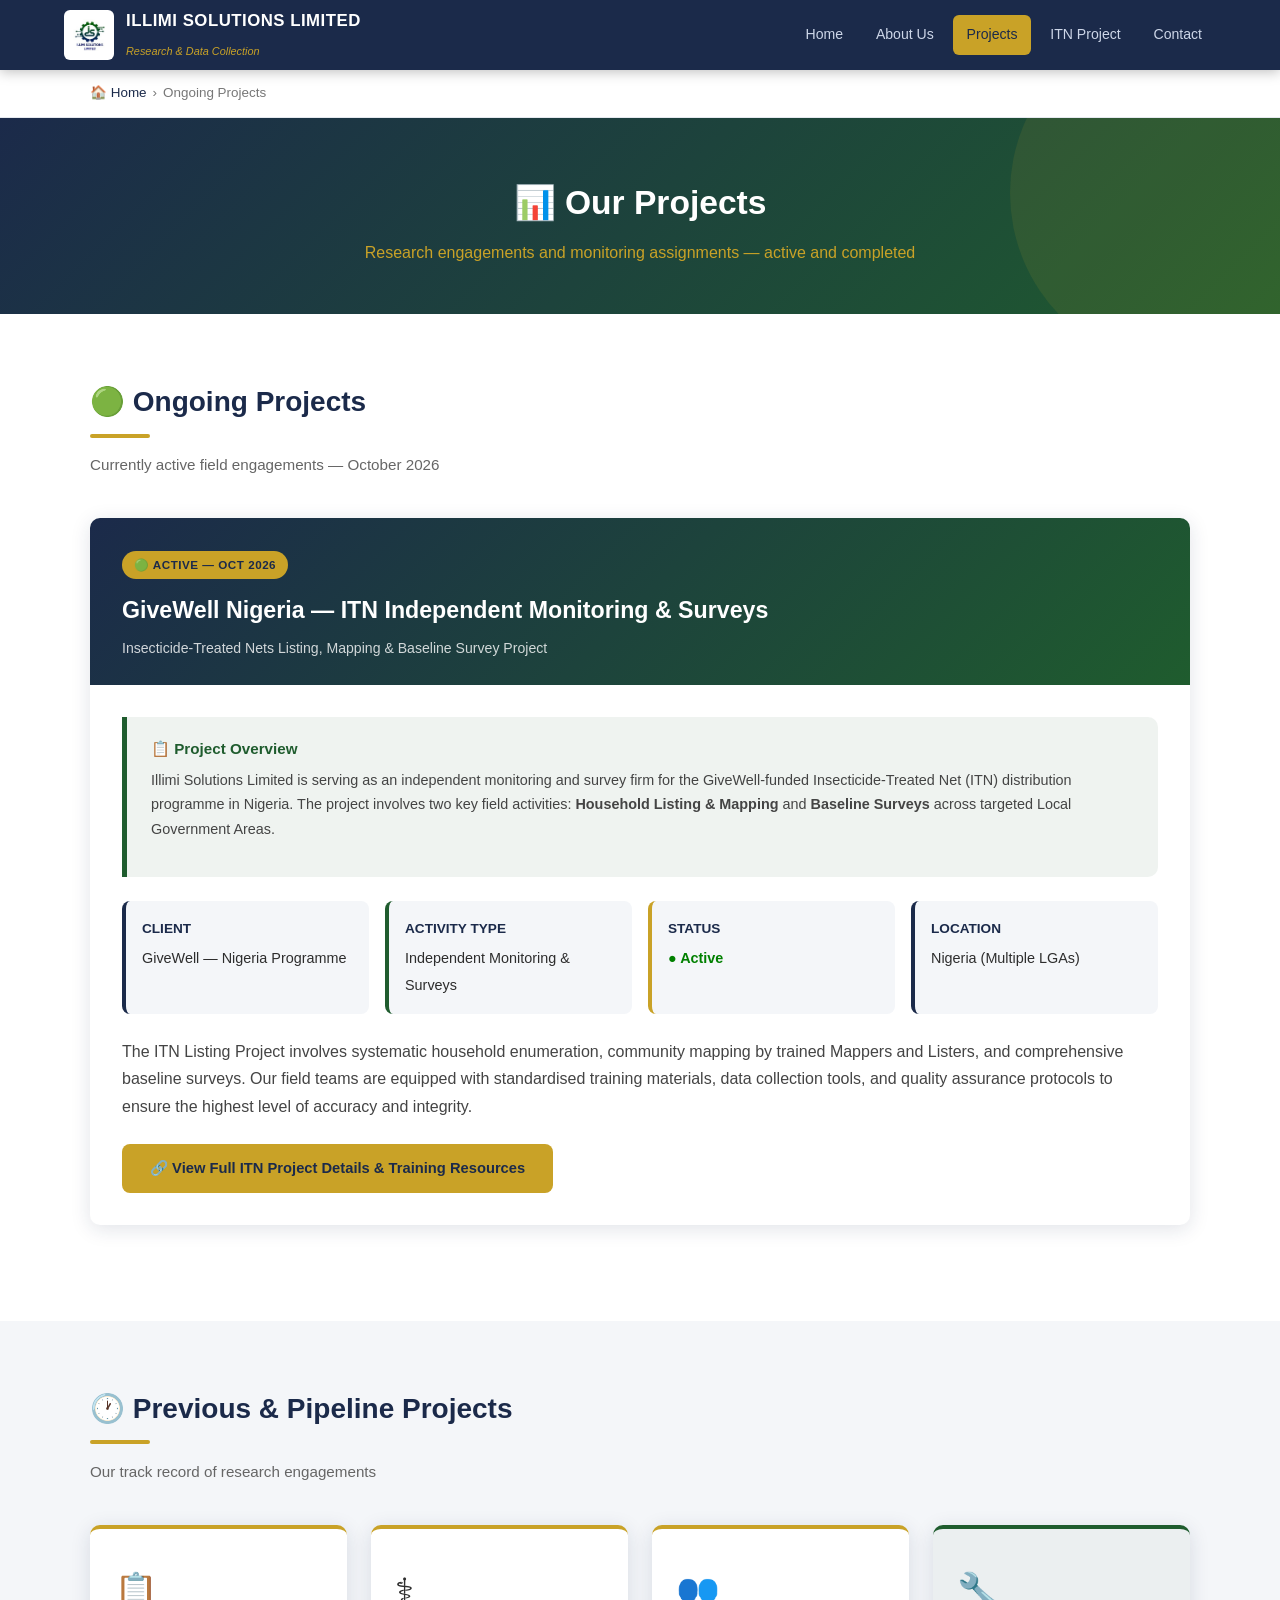
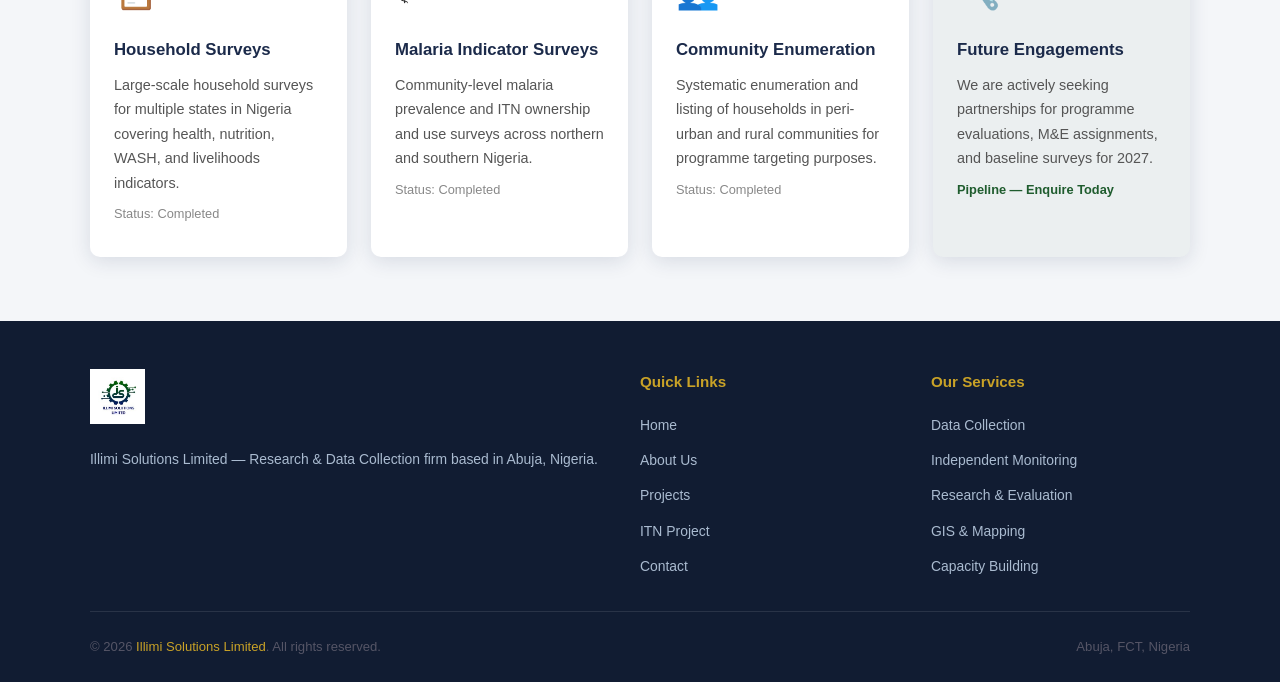
<file: projects.html>
<!DOCTYPE html>
<html lang="en">
<head>
  <meta charset="UTF-8">
  <meta name="viewport" content="width=device-width, initial-scale=1.0">
  <title>Ongoing Projects | Illimi Solutions Limited</title>
  <meta name="description" content="View all ongoing and completed research and data collection projects by Illimi Solutions Limited.">
  <link rel="stylesheet" href="assets/css/styles.css">
  <link rel="icon" href="assets/images/logo.jpg" type="image/jpeg">
</head>
<body>

<!-- HEADER -->
<header>
  <div class="header-inner">
    <a href="index.html" class="logo-area">
      <img src="assets/images/logo.jpg" alt="Illimi Solutions Limited Logo">
      <div class="logo-text">
        <span class="brand-name">Illimi Solutions Limited</span>
        <span class="brand-tagline">Research &amp; Data Collection</span>
      </div>
    </a>
    <nav>
      <a href="index.html">Home</a>
      <a href="about.html">About Us</a>
      <a href="projects.html" class="active">Projects</a>
      <a href="itn-project.html">ITN Project</a>
      <a href="index.html#contact">Contact</a>
    </nav>
    <div class="hamburger" id="hamburger" aria-label="Toggle navigation">
      <span></span><span></span><span></span>
    </div>
  </div>
</header>

<!-- BREADCRUMB -->
<div class="breadcrumb">
  <div class="breadcrumb-inner">
    <a href="index.html">&#127968; Home</a>
    <span>&#8250;</span>
    <span>Ongoing Projects</span>
  </div>
</div>

<!-- PAGE HERO -->
<div class="page-hero">
  <h1>&#128202; Our Projects</h1>
  <p>Research engagements and monitoring assignments — active and completed</p>
</div>

<!-- ONGOING PROJECTS -->
<section class="section section-alt">
  <div class="container">
    <div class="section-title">&#128994; Ongoing Projects</div>
    <p class="section-subtitle">Currently active field engagements — October 2026</p>

    <!-- ITN PROJECT CARD -->
    <div class="project-card" style="margin-bottom: 2rem;">
      <div class="project-card-header">
        <div class="project-badge">&#128994; Active — Oct 2026</div>
        <h2>GiveWell Nigeria — ITN Independent Monitoring &amp; Surveys</h2>
        <p>Insecticide-Treated Nets Listing, Mapping &amp; Baseline Survey Project</p>
      </div>
      <div class="project-card-body">
        <div class="info-box">
          <h4>&#128203; Project Overview</h4>
          <p>Illimi Solutions Limited is serving as an independent monitoring and survey firm for the GiveWell-funded Insecticide-Treated Net (ITN) distribution programme in Nigeria. The project involves two key field activities: <strong>Household Listing &amp; Mapping</strong> and <strong>Baseline Surveys</strong> across targeted Local Government Areas.</p>
        </div>
        <div style="display: grid; grid-template-columns: repeat(auto-fit, minmax(200px, 1fr)); gap: 1rem; margin-bottom: 1.5rem;">
          <div style="background: var(--light); padding: 1rem; border-radius: 8px; border-left: 4px solid var(--navy);">
            <strong style="color: var(--navy); font-size:0.85rem; display:block; margin-bottom:4px;">CLIENT</strong>
            <span style="font-size:0.9rem;">GiveWell — Nigeria Programme</span>
          </div>
          <div style="background: var(--light); padding: 1rem; border-radius: 8px; border-left: 4px solid var(--green);">
            <strong style="color: var(--navy); font-size:0.85rem; display:block; margin-bottom:4px;">ACTIVITY TYPE</strong>
            <span style="font-size:0.9rem;">Independent Monitoring &amp; Surveys</span>
          </div>
          <div style="background: var(--light); padding: 1rem; border-radius: 8px; border-left: 4px solid var(--gold);">
            <strong style="color: var(--navy); font-size:0.85rem; display:block; margin-bottom:4px;">STATUS</strong>
            <span style="font-size:0.9rem; color: green; font-weight: 700;">&#9679; Active</span>
          </div>
          <div style="background: var(--light); padding: 1rem; border-radius: 8px; border-left: 4px solid var(--navy);">
            <strong style="color: var(--navy); font-size:0.85rem; display:block; margin-bottom:4px;">LOCATION</strong>
            <span style="font-size:0.9rem;">Nigeria (Multiple LGAs)</span>
          </div>
        </div>
        <p>
          The ITN Listing Project involves systematic household enumeration, community mapping by trained Mappers and Listers,
          and comprehensive baseline surveys. Our field teams are equipped with standardised training materials,
          data collection tools, and quality assurance protocols to ensure the highest level of accuracy and integrity.
        </p>
        <a href="itn-project.html" class="btn btn-gold" style="margin-top: 0.5rem;">&#128279; View Full ITN Project Details &amp; Training Resources</a>
      </div>
    </div>

  </div>
</section>

<!-- PAST / PIPELINE PROJECTS -->
<section class="section">
  <div class="container">
    <div class="section-title">&#128336; Previous &amp; Pipeline Projects</div>
    <p class="section-subtitle">Our track record of research engagements</p>
    <div class="cards-grid">
      <div class="card" style="opacity: 0.85;">
        <div class="card-icon">&#128203;</div>
        <h3>Household Surveys</h3>
        <p>Large-scale household surveys for multiple states in Nigeria covering health, nutrition, WASH, and livelihoods indicators.</p>
        <p style="margin-top: 0.5rem; font-size:0.8rem; color: #888;">Status: Completed</p>
      </div>
      <div class="card" style="opacity: 0.85;">
        <div class="card-icon">&#9877;</div>
        <h3>Malaria Indicator Surveys</h3>
        <p>Community-level malaria prevalence and ITN ownership and use surveys across northern and southern Nigeria.</p>
        <p style="margin-top: 0.5rem; font-size:0.8rem; color: #888;">Status: Completed</p>
      </div>
      <div class="card" style="opacity: 0.85;">
        <div class="card-icon">&#128101;</div>
        <h3>Community Enumeration</h3>
        <p>Systematic enumeration and listing of households in peri-urban and rural communities for programme targeting purposes.</p>
        <p style="margin-top: 0.5rem; font-size:0.8rem; color: #888;">Status: Completed</p>
      </div>
      <div class="card" style="border-top-color: var(--green); background: rgba(31,92,46,0.04);">
        <div class="card-icon">&#128295;</div>
        <h3>Future Engagements</h3>
        <p>We are actively seeking partnerships for programme evaluations, M&amp;E assignments, and baseline surveys for 2027.</p>
        <p style="margin-top: 0.5rem; font-size:0.8rem; color: var(--green); font-weight: 600;">Pipeline — Enquire Today</p>
      </div>
    </div>
  </div>
</section>

<!-- FOOTER -->
<footer>
  <div class="footer-inner">
    <div class="footer-brand">
      <img src="assets/images/logo.jpg" alt="Illimi Solutions">
      <p>Illimi Solutions Limited — Research &amp; Data Collection firm based in Abuja, Nigeria.</p>
    </div>
    <div>
      <h4>Quick Links</h4>
      <ul>
        <li><a href="index.html">Home</a></li>
        <li><a href="about.html">About Us</a></li>
        <li><a href="projects.html">Projects</a></li>
        <li><a href="itn-project.html">ITN Project</a></li>
        <li><a href="index.html#contact">Contact</a></li>
      </ul>
    </div>
    <div>
      <h4>Our Services</h4>
      <ul>
        <li><a href="#">Data Collection</a></li>
        <li><a href="#">Independent Monitoring</a></li>
        <li><a href="#">Research &amp; Evaluation</a></li>
        <li><a href="#">GIS &amp; Mapping</a></li>
        <li><a href="#">Capacity Building</a></li>
      </ul>
    </div>
  </div>
  <div class="footer-bottom">
    <p>&copy; 2026 <span>Illimi Solutions Limited</span>. All rights reserved.</p>
    <p>Abuja, FCT, Nigeria</p>
  </div>
</footer>

<script src="assets/js/main.js"></script>
</body>
</html>
</file>
<file: assets/css/styles.css>
﻿/* ===========================
   ILLIMI SOLUTIONS LIMITED
   Main Stylesheet
   Brand Colors:
   - Navy Blue:  #1B2A4A
   - Dark Green: #1F5C2E
   - Gold/Amber: #C9A227
   - Light Gray: #F4F6F9
   - White:      #FFFFFF
   =========================== */

*, *::before, *::after { box-sizing: border-box; margin: 0; padding: 0; }
html { scroll-behavior: smooth; }
body { font-family: 'Segoe UI', 'Open Sans', Arial, sans-serif; color: #2d2d2d; background: #f4f6f9; line-height: 1.7; }
a { text-decoration: none; color: inherit; }
img { max-width: 100%; }

:root {
  --navy:    #1B2A4A;
  --navy-dk: #111c32;
  --green:   #1F5C2E;
  --green-lt:#26733a;
  --gold:    #C9A227;
  --gold-lt: #e0b930;
  --light:   #F4F6F9;
  --white:   #FFFFFF;
  --shadow:  0 4px 20px rgba(27,42,74,0.13);
  --radius:  10px;
}

/* HEADER */
header { background: var(--navy); position: sticky; top: 0; z-index: 1000; box-shadow: 0 2px 12px rgba(0,0,0,0.25); }
.header-inner { max-width: 1200px; margin: 0 auto; padding: 0 1.5rem; display: flex; align-items: center; justify-content: space-between; height: 70px; }
.logo-area { display: flex; align-items: center; gap: 12px; }
.logo-area img { height: 50px; width: 50px; object-fit: contain; border-radius: 6px; background: white; padding: 2px; }
.logo-text .brand-name { font-size: 1.05rem; font-weight: 800; color: #fff; letter-spacing: 0.5px; text-transform: uppercase; display: block; }
.logo-text .brand-tagline { font-size: 0.68rem; color: var(--gold); font-style: italic; }

nav { display: flex; align-items: center; gap: 0.3rem; }
nav a { color: #cdd6e8; font-size: 0.88rem; font-weight: 500; padding: 8px 14px; border-radius: 6px; transition: background 0.2s, color 0.2s; }
nav a:hover, nav a.active { background: var(--gold); color: var(--navy); }

.hamburger { display: none; flex-direction: column; gap: 5px; cursor: pointer; padding: 4px; }
.hamburger span { display: block; width: 24px; height: 3px; background: #fff; border-radius: 2px; transition: all 0.3s; }

/* HERO BANNER */
.hero { width: 100%; background: var(--navy); position: relative; }
.hero-banner-img { width: 100%; max-height: 260px; object-fit: cover; display: block; }
.hero-overlay { position: absolute; inset: 0; background: linear-gradient(90deg, rgba(27,42,74,0.55) 0%, rgba(27,42,74,0.05) 100%); }

/* PAGE HERO */
.page-hero { background: linear-gradient(135deg, var(--navy) 0%, var(--green) 100%); padding: 3.5rem 1.5rem 3rem; text-align: center; color: #fff; position: relative; overflow: hidden; }
.page-hero::before { content: ''; position: absolute; width: 350px; height: 350px; border-radius: 50%; background: rgba(201,162,39,0.1); top: -100px; right: -80px; }
.page-hero h1 { font-size: 2.1rem; font-weight: 800; margin-bottom: 0.5rem; position: relative; z-index: 1; }
.page-hero p { font-size: 1rem; color: var(--gold); position: relative; z-index: 1; }

/* SECTIONS */
.section { padding: 4rem 1.5rem; }
.section-alt { background: var(--white); }
.container { max-width: 1100px; margin: 0 auto; }
.section-title { font-size: 1.75rem; font-weight: 800; color: var(--navy); margin-bottom: 0.5rem; display: inline-block; }
.section-title::after { content: ''; display: block; margin-top: 8px; height: 4px; width: 60px; background: var(--gold); border-radius: 2px; }
.section-subtitle { color: #666; margin-bottom: 2.5rem; font-size: 0.95rem; margin-top: 0.4rem; }

/* ABOUT GRID */
.about-grid { display: grid; grid-template-columns: 1fr 1fr; gap: 3rem; align-items: center; }
.about-grid img { border-radius: var(--radius); box-shadow: var(--shadow); width: 100%; max-width: 380px; margin: 0 auto; display: block; }
.about-text p { color: #444; margin-bottom: 1rem; }

/* CARDS */
.cards-grid { display: grid; grid-template-columns: repeat(auto-fit, minmax(240px, 1fr)); gap: 1.5rem; }
.card { background: var(--white); border-radius: var(--radius); padding: 2rem 1.5rem; box-shadow: var(--shadow); border-top: 4px solid var(--gold); transition: transform 0.2s, box-shadow 0.2s; }
.card:hover { transform: translateY(-5px); box-shadow: 0 8px 32px rgba(27,42,74,0.18); }
.card-icon { font-size: 2.2rem; margin-bottom: 1rem; }
.card h3 { font-size: 1.05rem; font-weight: 700; color: var(--navy); margin-bottom: 0.5rem; }
.card p { font-size: 0.9rem; color: #555; }

/* BUTTONS */
.btn { display: inline-flex; align-items: center; gap: 8px; padding: 12px 28px; border-radius: 8px; font-weight: 700; font-size: 0.92rem; transition: all 0.22s; cursor: pointer; border: none; }
.btn-primary { background: var(--navy); color: #fff; }
.btn-primary:hover { background: var(--navy-dk); box-shadow: 0 4px 16px rgba(27,42,74,0.3); }
.btn-gold { background: var(--gold); color: var(--navy); }
.btn-gold:hover { background: var(--gold-lt); }
.btn-outline { background: transparent; border: 2px solid var(--navy); color: var(--navy); }
.btn-outline:hover { background: var(--navy); color: #fff; }

/* PROJECT CARD */
.project-card { background: #fff; border-radius: var(--radius); box-shadow: var(--shadow); overflow: hidden; }
.project-card-header { background: linear-gradient(135deg, var(--navy), var(--green)); padding: 2rem 2rem 1.5rem; color: #fff; }
.project-badge { display: inline-block; background: var(--gold); color: var(--navy); font-size: 0.73rem; font-weight: 700; padding: 4px 12px; border-radius: 20px; margin-bottom: 0.75rem; text-transform: uppercase; letter-spacing: 0.5px; }
.project-card-header h2 { font-size: 1.45rem; font-weight: 800; }
.project-card-header p { font-size: 0.88rem; color: rgba(255,255,255,0.8); margin-top: 0.4rem; }
.project-card-body { padding: 2rem; }
.project-card-body p { color: #444; margin-bottom: 1rem; }

/* ITN INTRO */
.itn-intro { display: grid; grid-template-columns: 3fr 2fr; gap: 3rem; align-items: start; }
.itn-intro-text p { color: #444; margin-bottom: 1rem; }
.itn-stats { display: flex; flex-direction: column; gap: 1rem; }
.stat-box { background: var(--navy); color: #fff; border-radius: var(--radius); padding: 1.25rem 1.5rem; border-left: 5px solid var(--gold); }
.stat-box .stat-number { font-size: 2rem; font-weight: 800; color: var(--gold); line-height: 1; }
.stat-box .stat-label { font-size: 0.83rem; color: rgba(255,255,255,0.8); margin-top: 4px; }

/* TRAINING */
.training-section { background: var(--light); border-radius: var(--radius); padding: 2.5rem 2rem; margin-top: 1.5rem; }
.training-section h3 { font-size: 1.35rem; font-weight: 800; color: var(--navy); margin-bottom: 0.3rem; }
.training-desc { color: #555; margin-bottom: 2rem; font-size: 0.93rem; }
.training-grid { display: grid; grid-template-columns: 1fr 1fr; gap: 1.5rem; }
.training-card { background: #fff; border-radius: var(--radius); box-shadow: var(--shadow); overflow: hidden; display: flex; flex-direction: column; transition: transform 0.22s, box-shadow 0.22s; }
.training-card:hover { transform: translateY(-6px); box-shadow: 0 10px 36px rgba(27,42,74,0.2); }
.training-card-top { padding: 2rem 1.75rem 1.5rem; flex: 1; }
.tc-mappers .training-card-top { border-top: 5px solid var(--green); }
.tc-baseline .training-card-top { border-top: 5px solid var(--gold); }
.training-icon { font-size: 2.6rem; margin-bottom: 1rem; display: block; }
.training-card h4 { font-size: 1.1rem; font-weight: 800; color: var(--navy); margin-bottom: 0.5rem; }
.training-card p { font-size: 0.87rem; color: #555; line-height: 1.6; }
.training-card-footer { padding: 1rem 1.75rem; border-top: 1px solid #eee; display: flex; align-items: center; justify-content: space-between; }
.training-link { display: inline-flex; align-items: center; gap: 6px; color: var(--navy); font-weight: 700; font-size: 0.87rem; padding: 8px 18px; border-radius: 6px; background: var(--gold); transition: background 0.2s, color 0.2s; cursor: pointer; border: none; }
.training-link:hover { background: var(--navy); color: #fff; }

/* FOLDER PANEL */
.folder-panel { display: none; background: #fff; border: 2px solid var(--navy); border-radius: var(--radius); margin-top: 1.5rem; padding: 1.5rem; box-shadow: var(--shadow); animation: fadeSlide 0.3s ease; }
.folder-panel.open { display: block; }
@keyframes fadeSlide { from { opacity: 0; transform: translateY(-12px); } to { opacity: 1; transform: translateY(0); } }
.folder-panel h5 { font-size: 1rem; font-weight: 700; color: var(--navy); margin-bottom: 1rem; }
.close-panel { float: right; cursor: pointer; background: #eee; border: none; border-radius: 50%; width: 28px; height: 28px; font-size: 1rem; display: flex; align-items: center; justify-content: center; transition: background 0.2s; }
.close-panel:hover { background: var(--navy); color: #fff; }
.doc-list { list-style: none; display: flex; flex-direction: column; gap: 0.6rem; }
.doc-list li a { display: flex; align-items: center; gap: 10px; padding: 10px 14px; border-radius: 7px; background: var(--light); font-size: 0.9rem; color: var(--navy); font-weight: 500; transition: background 0.2s, color 0.2s; border-left: 4px solid var(--gold); }
.doc-list li a:hover { background: var(--navy); color: #fff; }
.doc-icon { font-size: 1.2rem; flex-shrink: 0; }
.doc-tag { margin-left: auto; font-size: 0.72rem; background: var(--light); color: #777; padding: 2px 8px; border-radius: 10px; }

/* ABOUT PAGE */
.team-grid { display: grid; grid-template-columns: repeat(auto-fit, minmax(220px, 1fr)); gap: 1.5rem; }
.team-card { background: #fff; border-radius: var(--radius); padding: 2rem 1.5rem; text-align: center; box-shadow: var(--shadow); border-bottom: 4px solid var(--green); }
.team-avatar { width: 80px; height: 80px; border-radius: 50%; background: var(--navy); color: #fff; font-size: 2rem; display: flex; align-items: center; justify-content: center; margin: 0 auto 1rem; font-weight: 700; }
.team-card h4 { font-size: 1rem; font-weight: 700; color: var(--navy); }
.team-card span { font-size: 0.82rem; color: #777; }

/* BREADCRUMB */
.breadcrumb { background: #fff; padding: 0.75rem 1.5rem; border-bottom: 1px solid #e5e9ef; }
.breadcrumb-inner { max-width: 1100px; margin: 0 auto; font-size: 0.84rem; color: #777; display: flex; align-items: center; gap: 6px; }
.breadcrumb-inner a { color: var(--navy); font-weight: 500; }
.breadcrumb-inner a:hover { color: var(--gold); }

/* INFO BOX */
.info-box { background: rgba(31,92,46,0.07); border-left: 5px solid var(--green); border-radius: 0 var(--radius) var(--radius) 0; padding: 1.2rem 1.5rem; margin-bottom: 1.5rem; }
.info-box h4 { color: var(--green); font-weight: 700; margin-bottom: 0.4rem; font-size: 0.95rem; }
.info-box p { color: #444; font-size: 0.9rem; }

/* FOOTER */
footer { background: var(--navy-dk); color: #aabbd0; padding: 3rem 1.5rem 1.5rem; }
.footer-inner { max-width: 1100px; margin: 0 auto; display: grid; grid-template-columns: 2fr 1fr 1fr; gap: 2rem; padding-bottom: 2rem; border-bottom: 1px solid rgba(255,255,255,0.1); }
.footer-brand img { height: 55px; margin-bottom: 1rem; }
.footer-brand p { font-size: 0.87rem; line-height: 1.7; }
footer h4 { color: var(--gold); font-size: 0.95rem; font-weight: 700; margin-bottom: 1rem; }
footer ul { list-style: none; display: flex; flex-direction: column; gap: 0.5rem; }
footer ul li a { color: #aabbd0; font-size: 0.87rem; transition: color 0.2s; }
footer ul li a:hover { color: var(--gold); }
.footer-bottom { max-width: 1100px; margin: 1.5rem auto 0; display: flex; justify-content: space-between; align-items: center; font-size: 0.82rem; color: #556; flex-wrap: wrap; gap: 0.5rem; }
.footer-bottom span { color: var(--gold); }

/* UTILITY */
.text-center { text-align: center; }
.mt-1 { margin-top: 1rem; } .mt-2 { margin-top: 2rem; } .mt-3 { margin-top: 3rem; }
.mb-1 { margin-bottom: 1rem; } .mb-2 { margin-bottom: 2rem; }
.flex-gap { display: flex; gap: 1rem; flex-wrap: wrap; }

/* RESPONSIVE */
@media (max-width: 900px) {
  .about-grid, .itn-intro { grid-template-columns: 1fr; }
  .footer-inner { grid-template-columns: 1fr 1fr; }
}
@media (max-width: 680px) {
  .header-inner { height: 60px; }
  nav { display: none; flex-direction: column; position: absolute; top: 60px; left: 0; right: 0; background: var(--navy-dk); padding: 1rem; gap: 0.25rem; }
  nav.open { display: flex; }
  nav a { padding: 10px 16px; display: block; }
  .hamburger { display: flex; }
  .training-grid { grid-template-columns: 1fr; }
  .footer-inner { grid-template-columns: 1fr; }
  .page-hero h1 { font-size: 1.6rem; }
  .hero-banner-img { max-height: 160px; }
}
</file>
